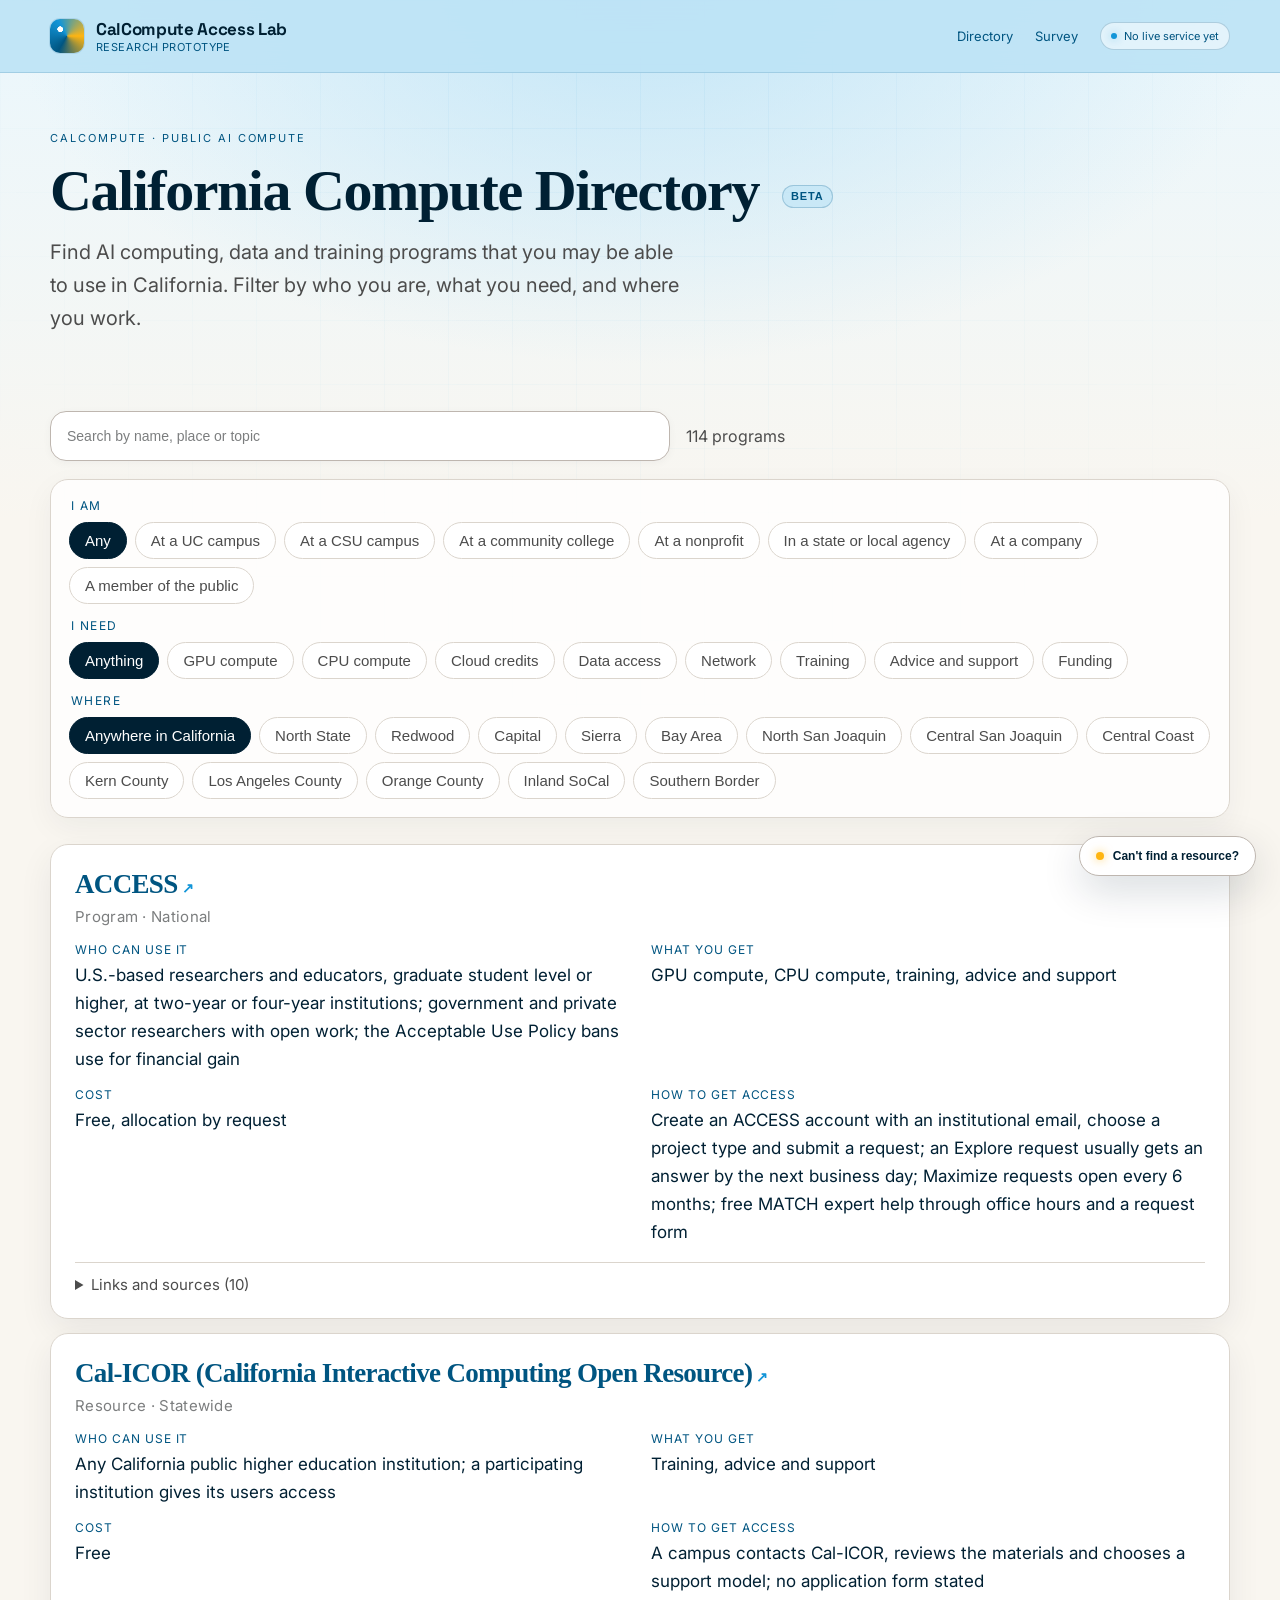
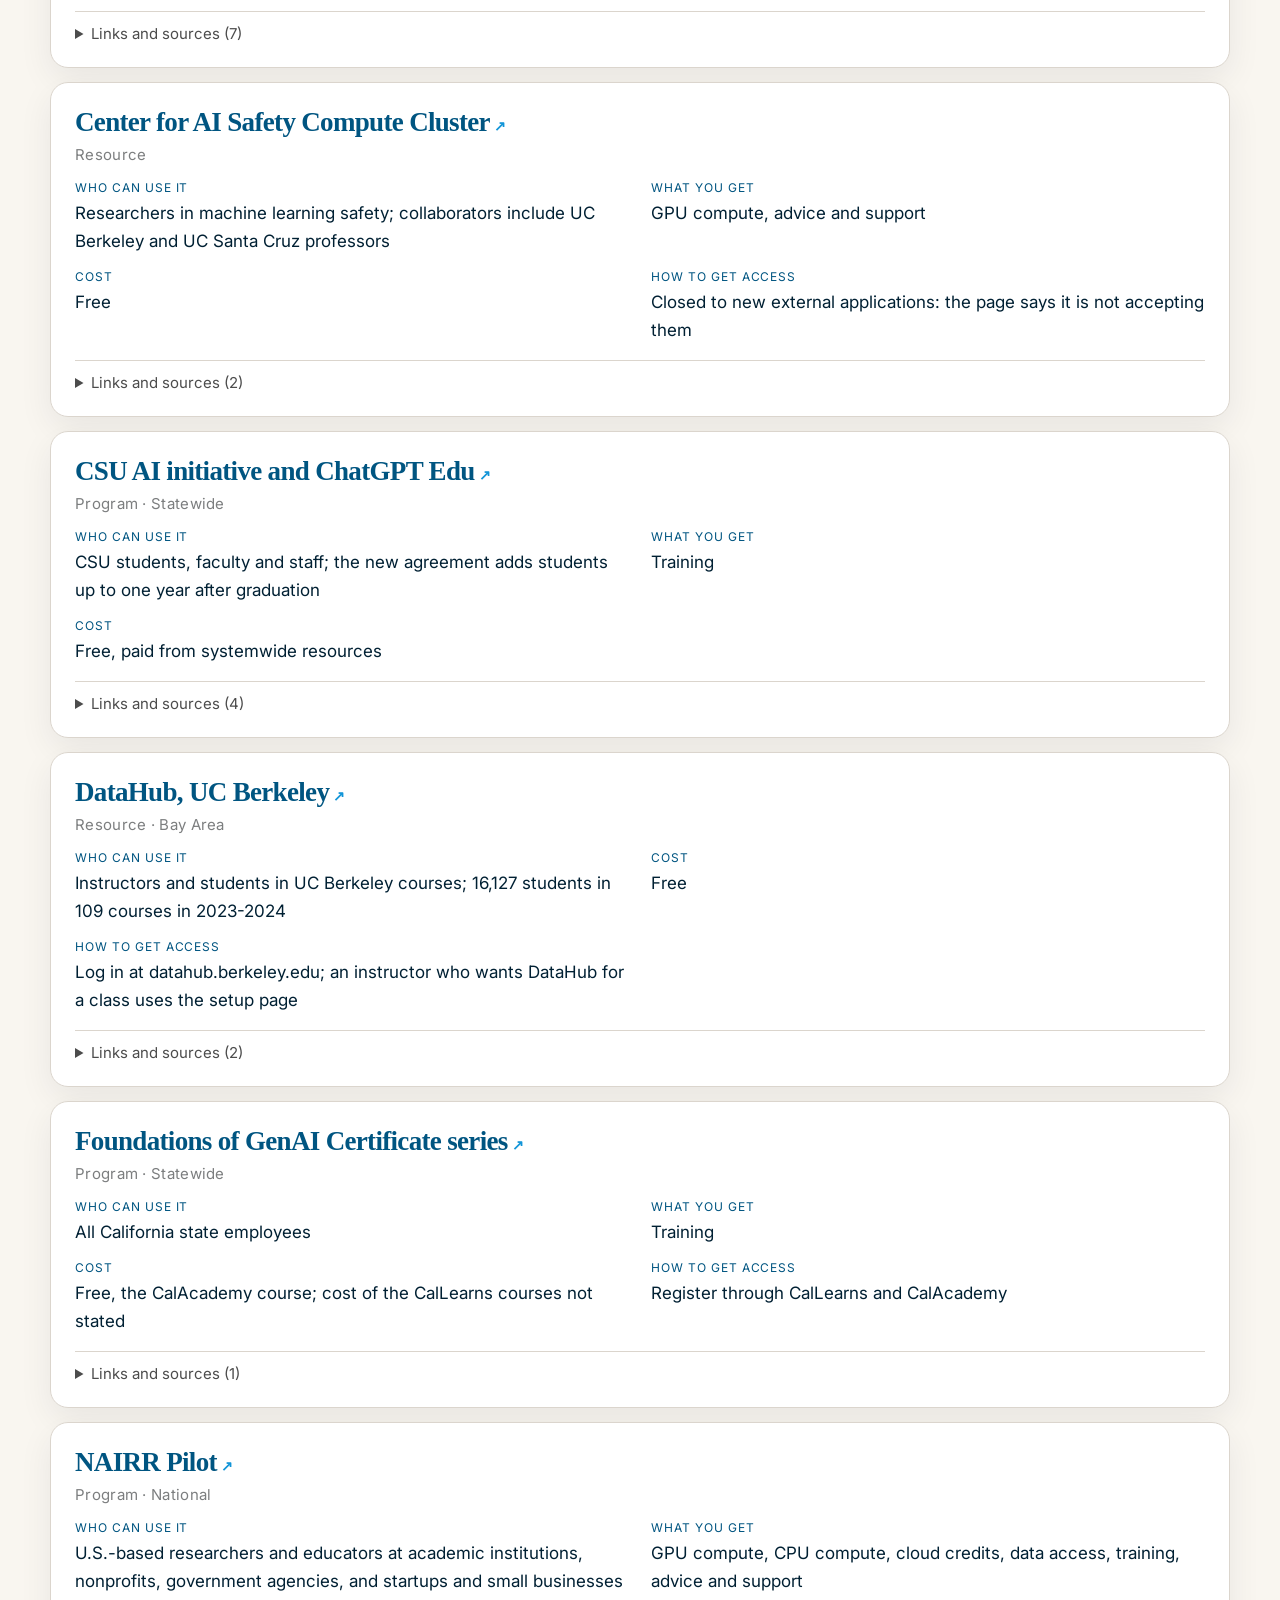
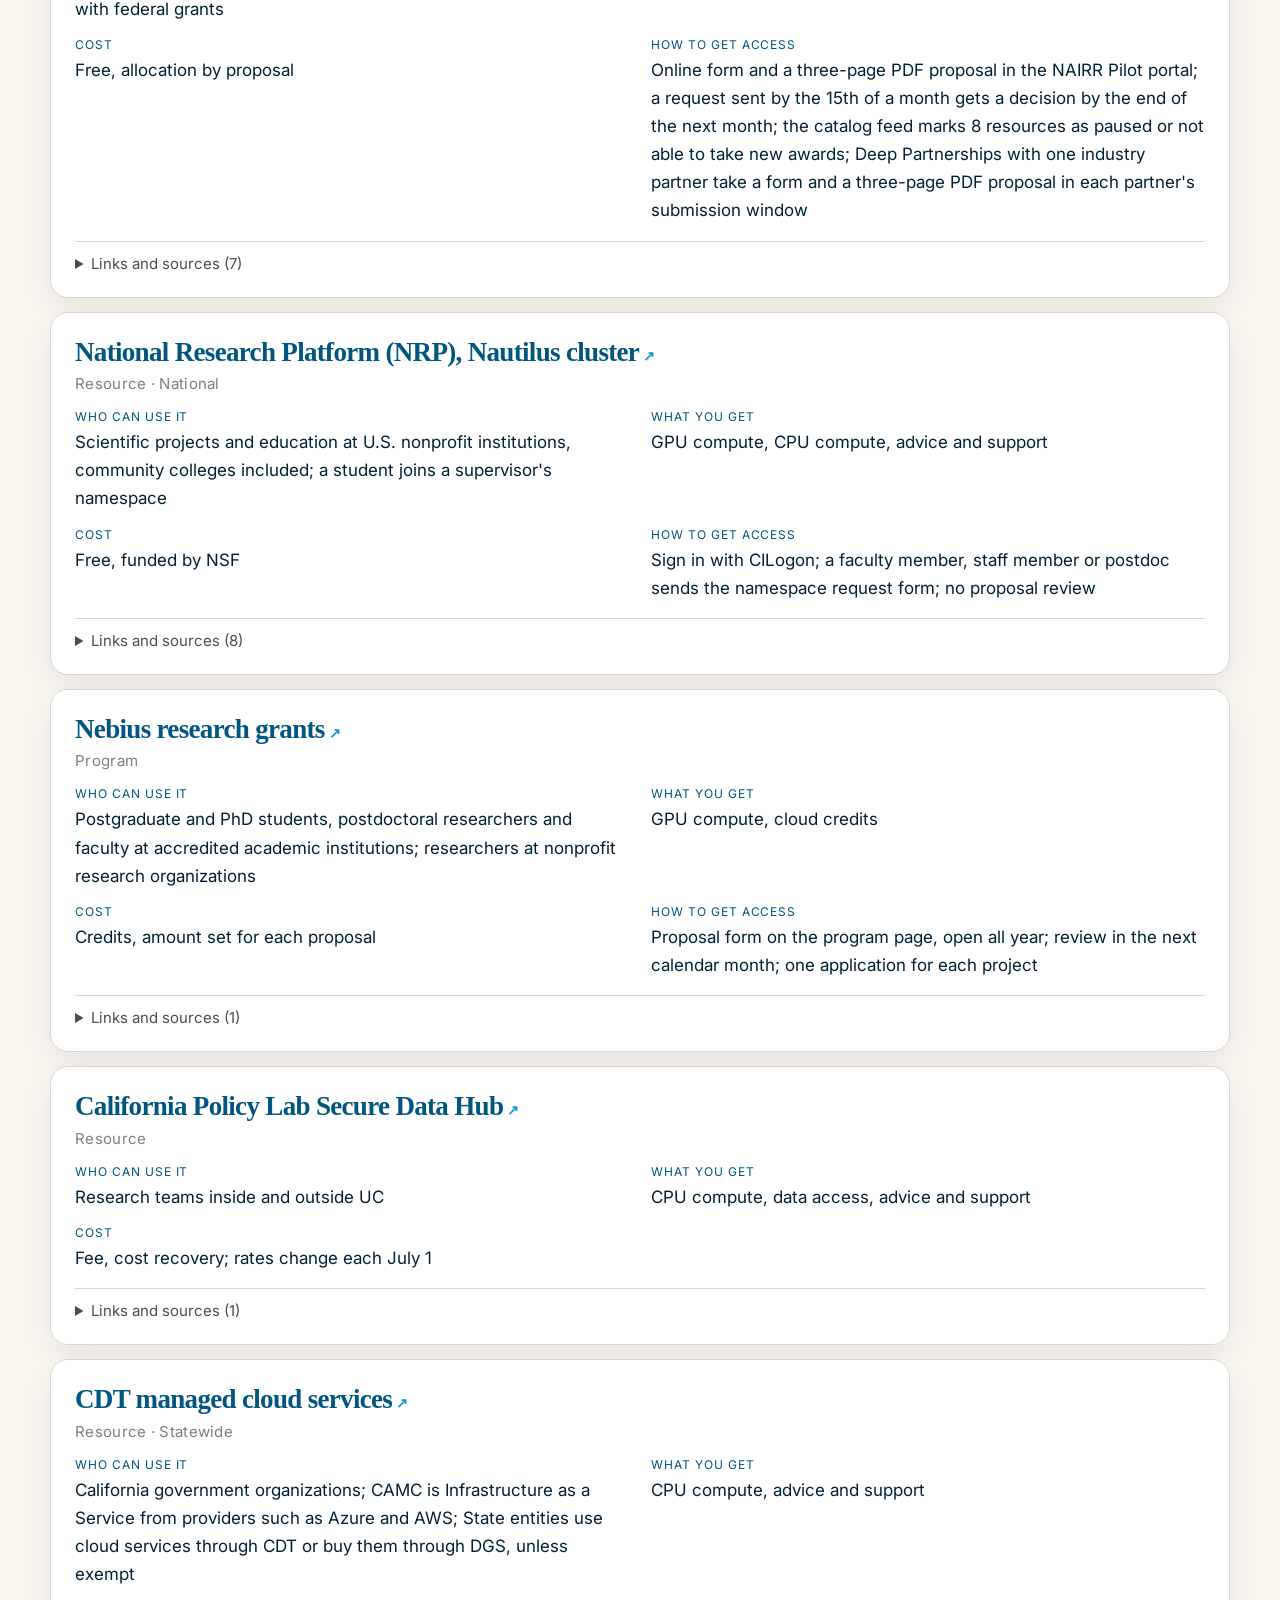
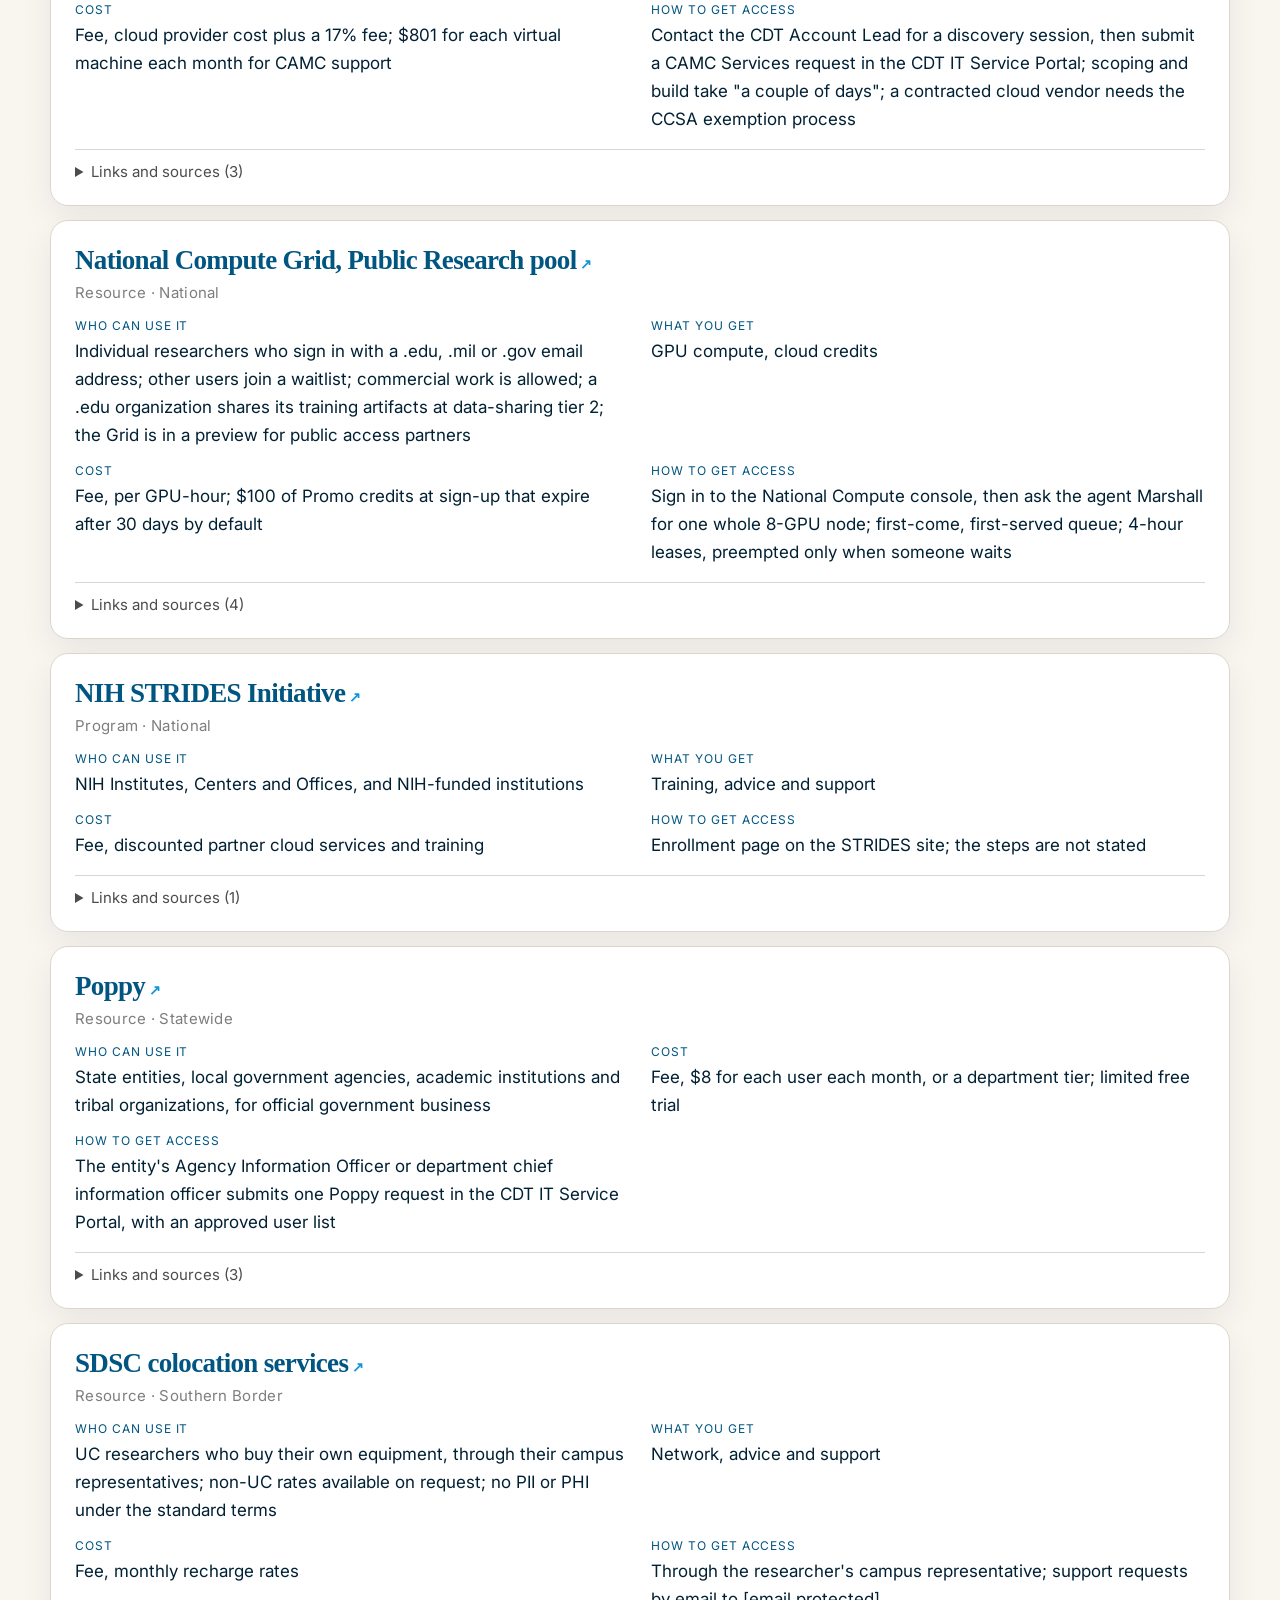
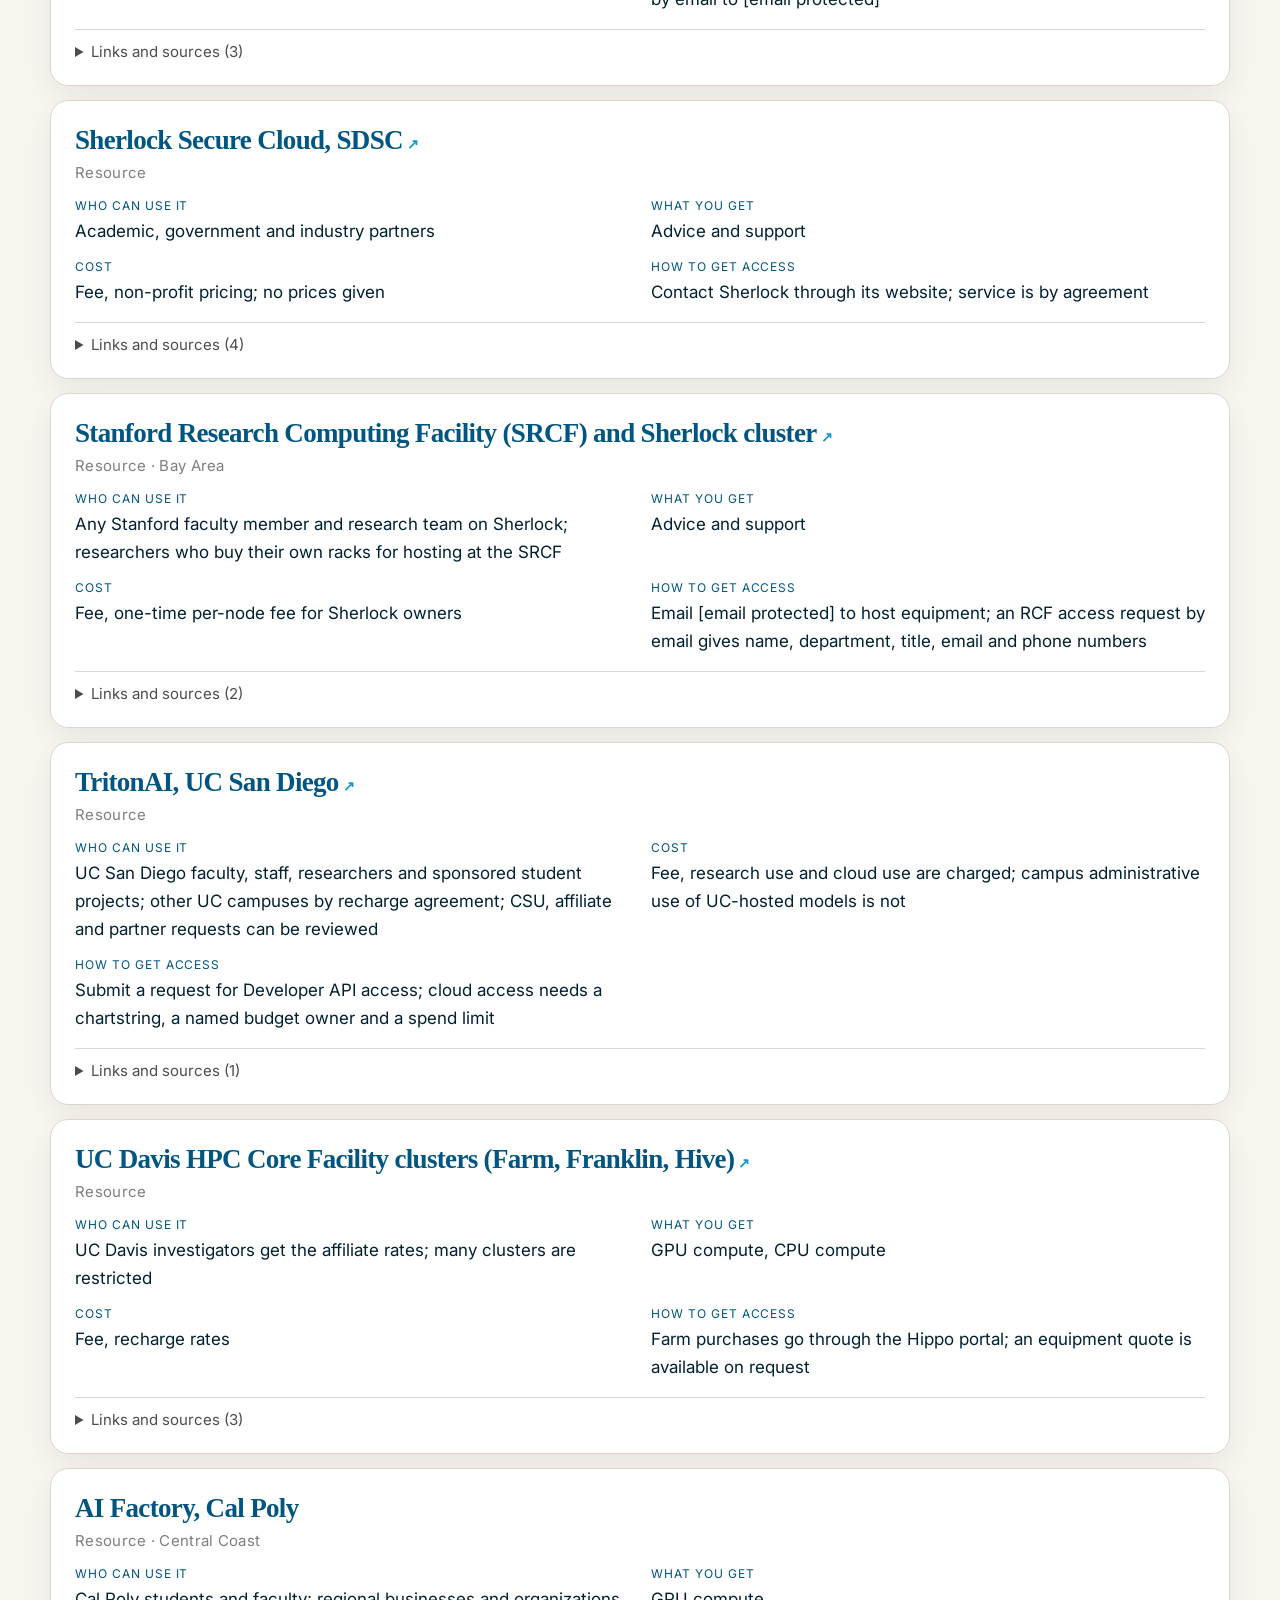
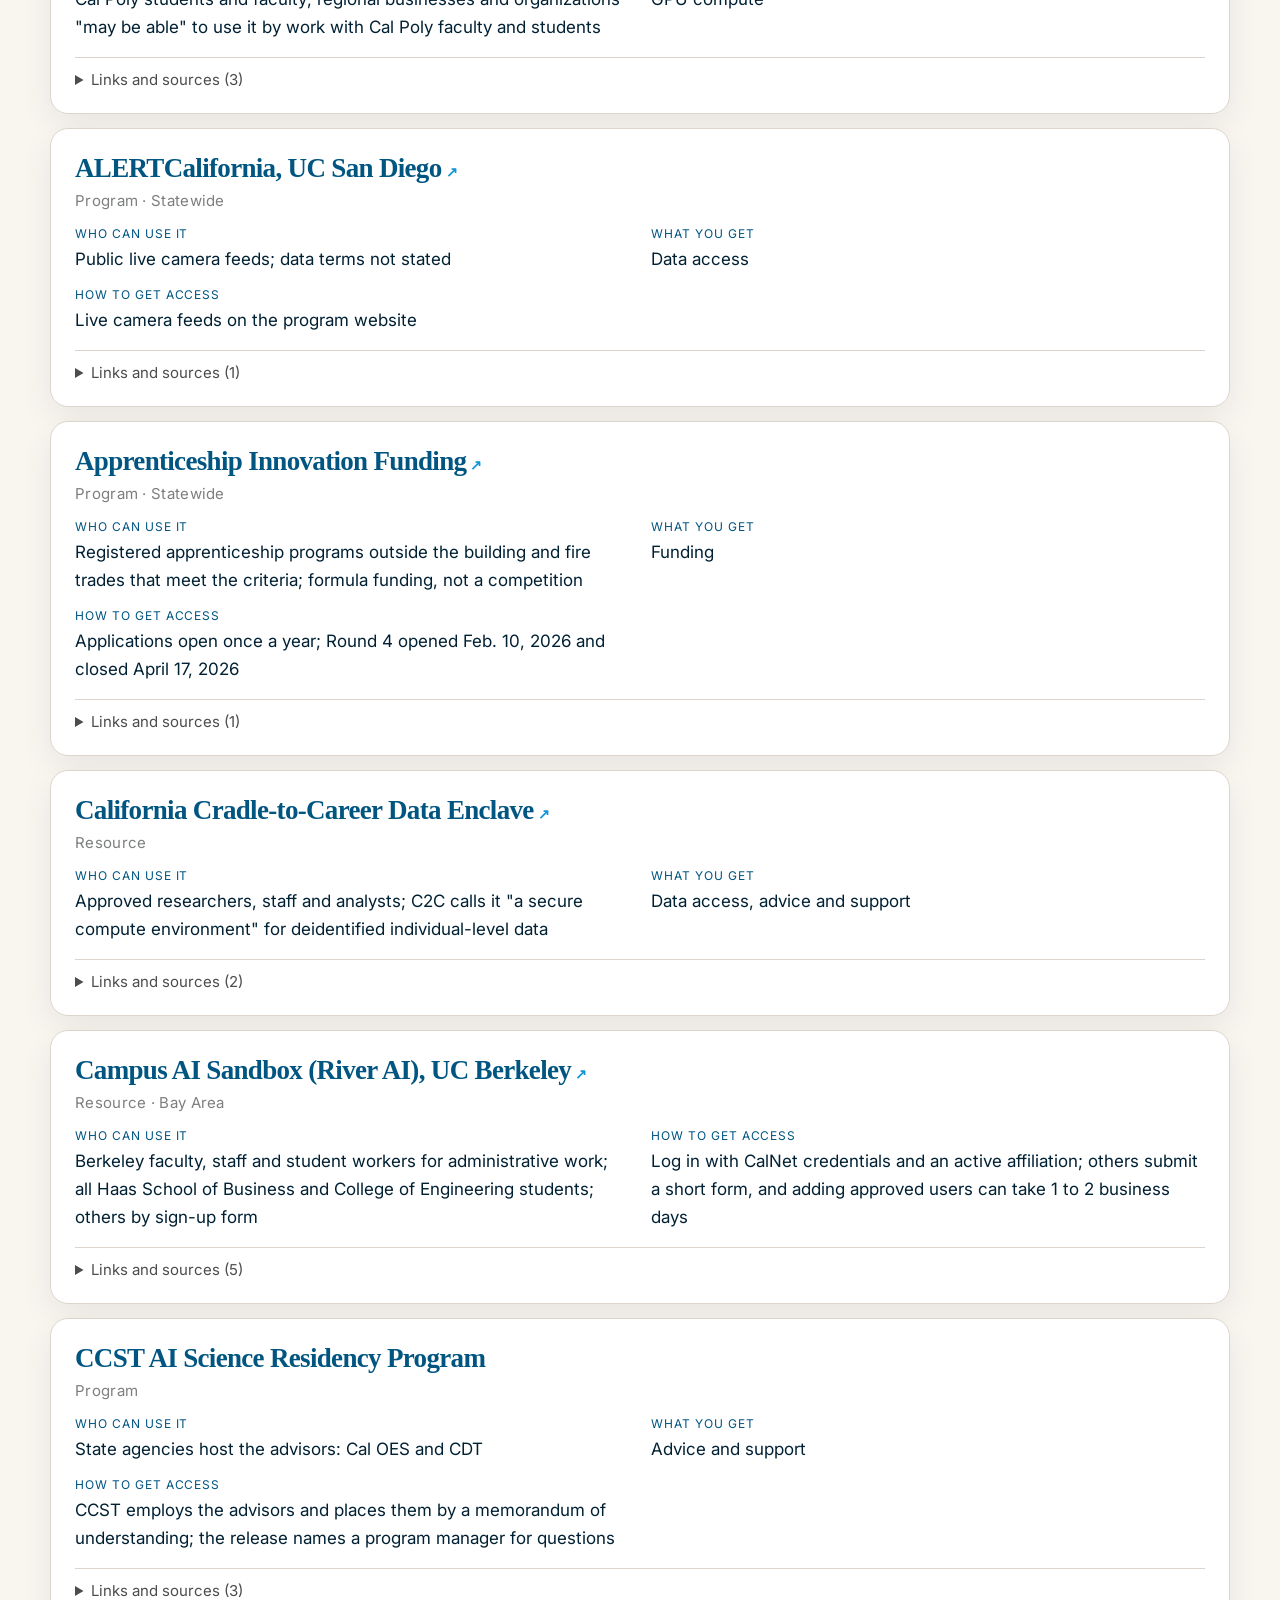
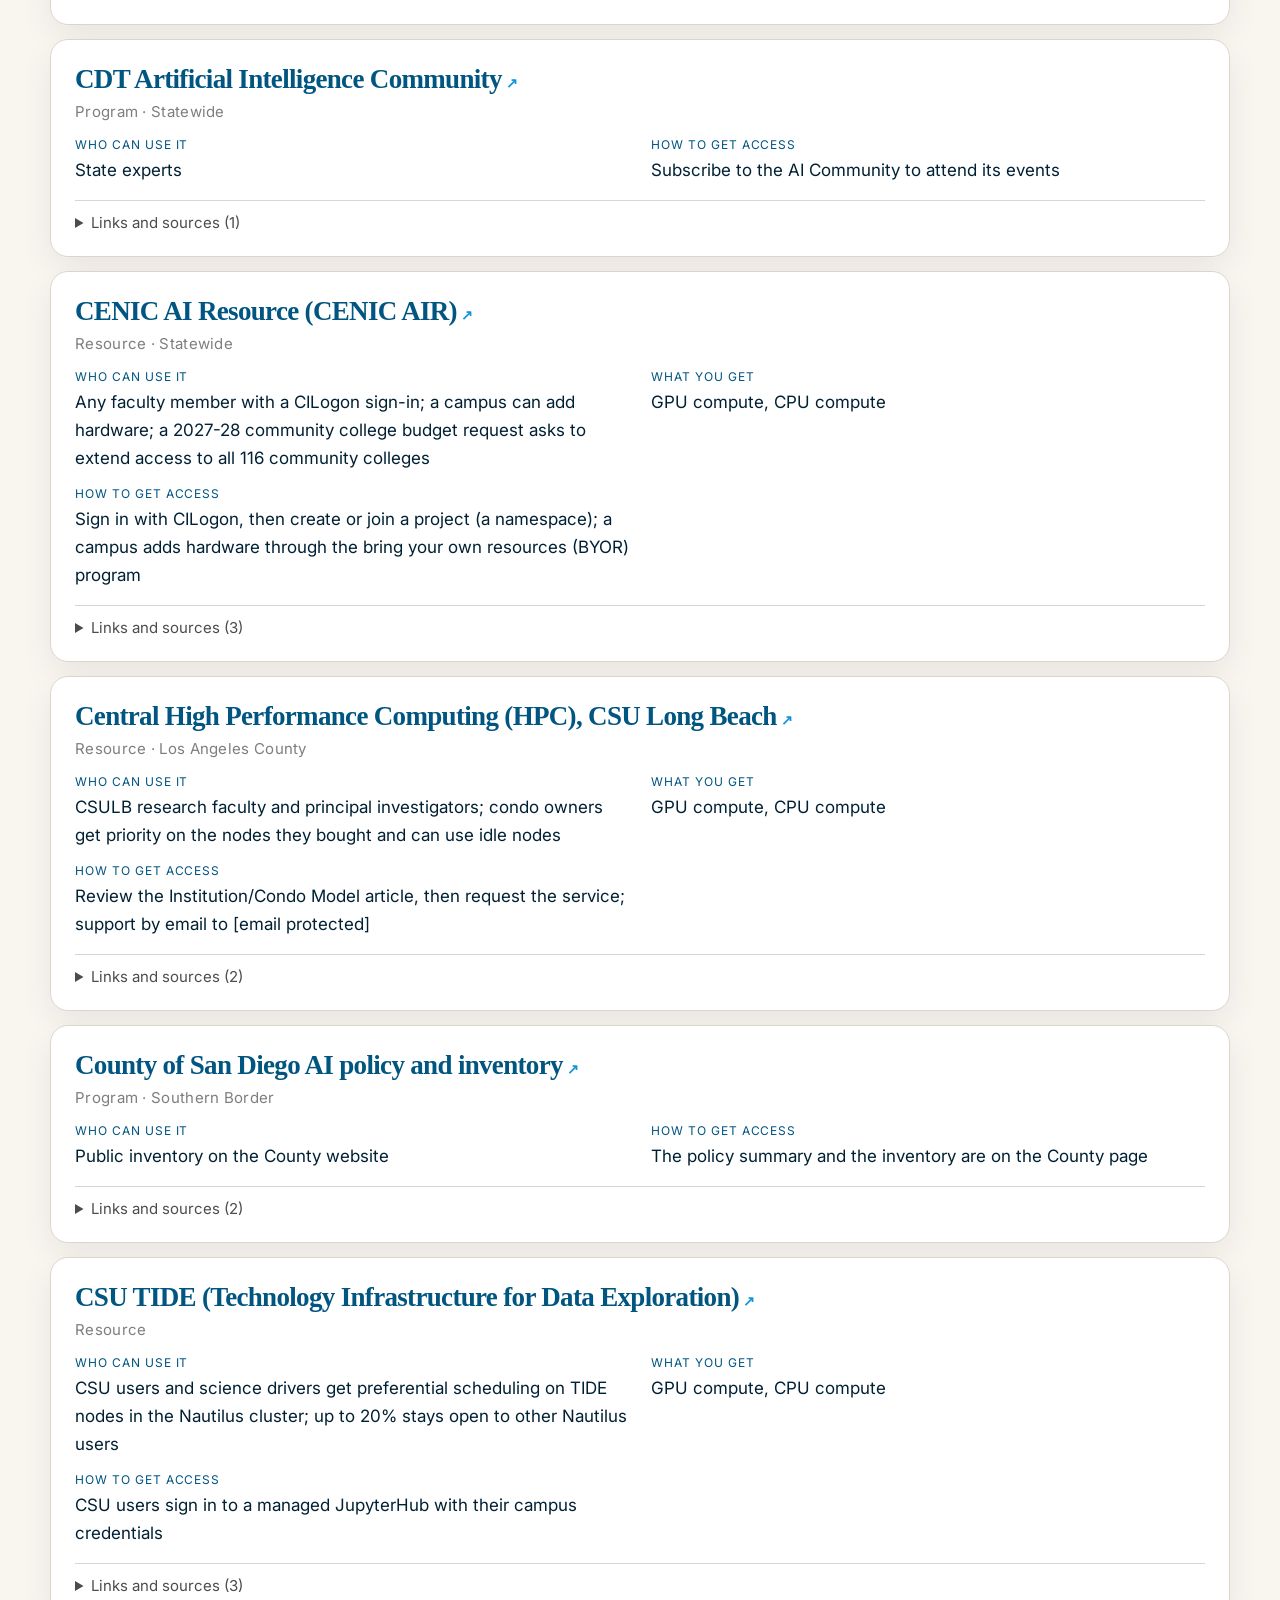
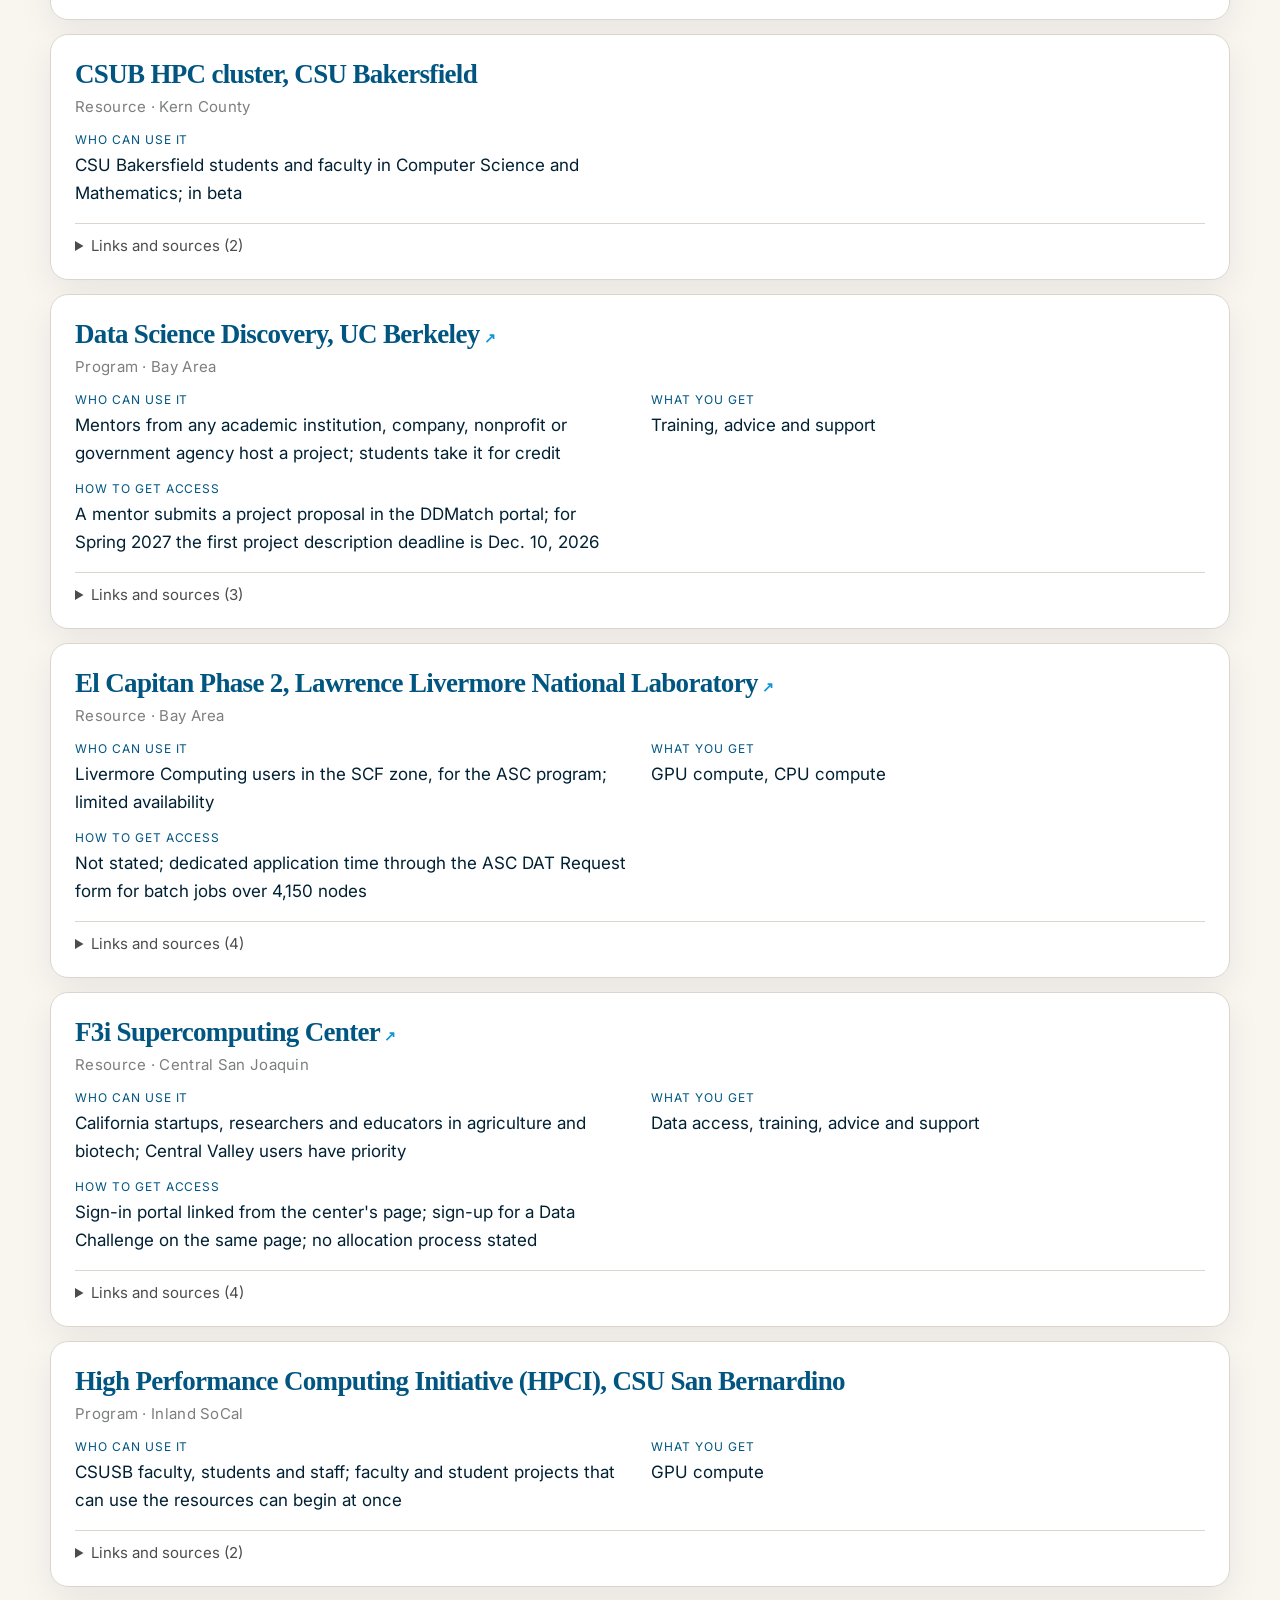
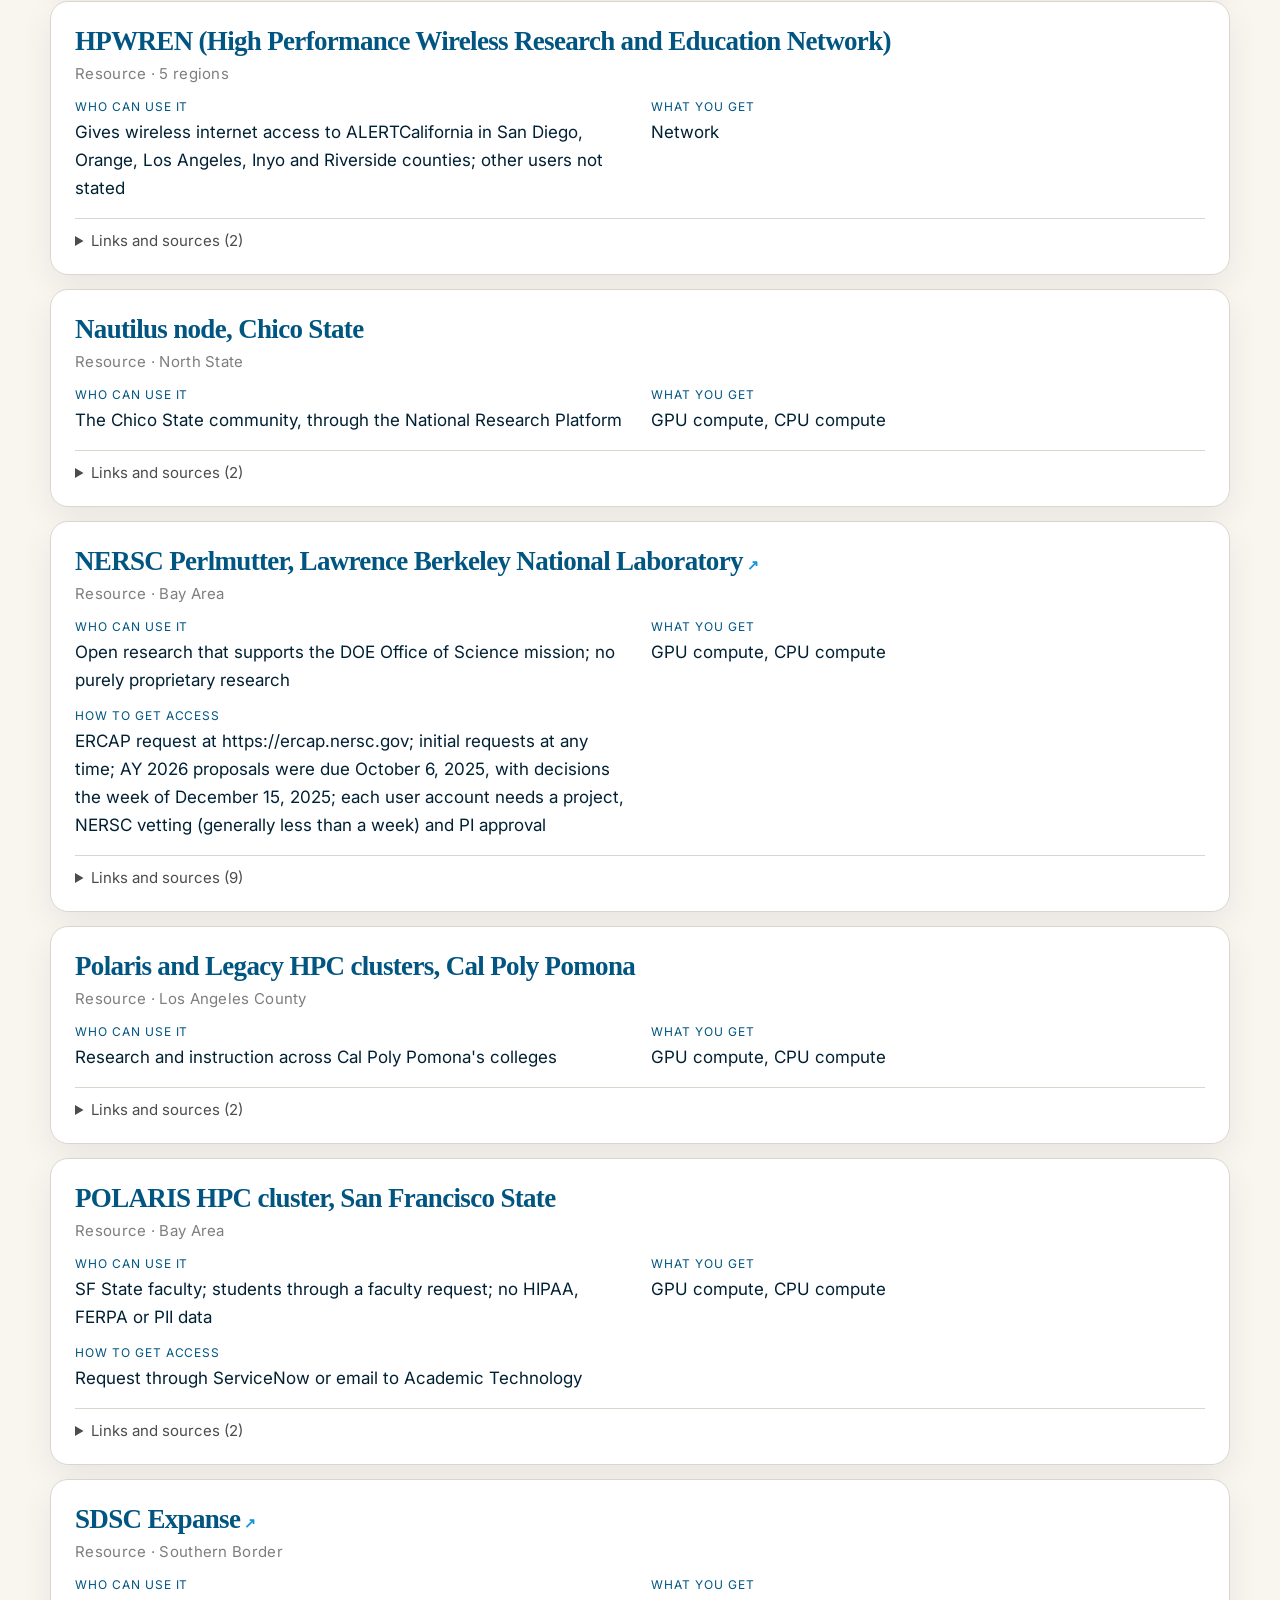
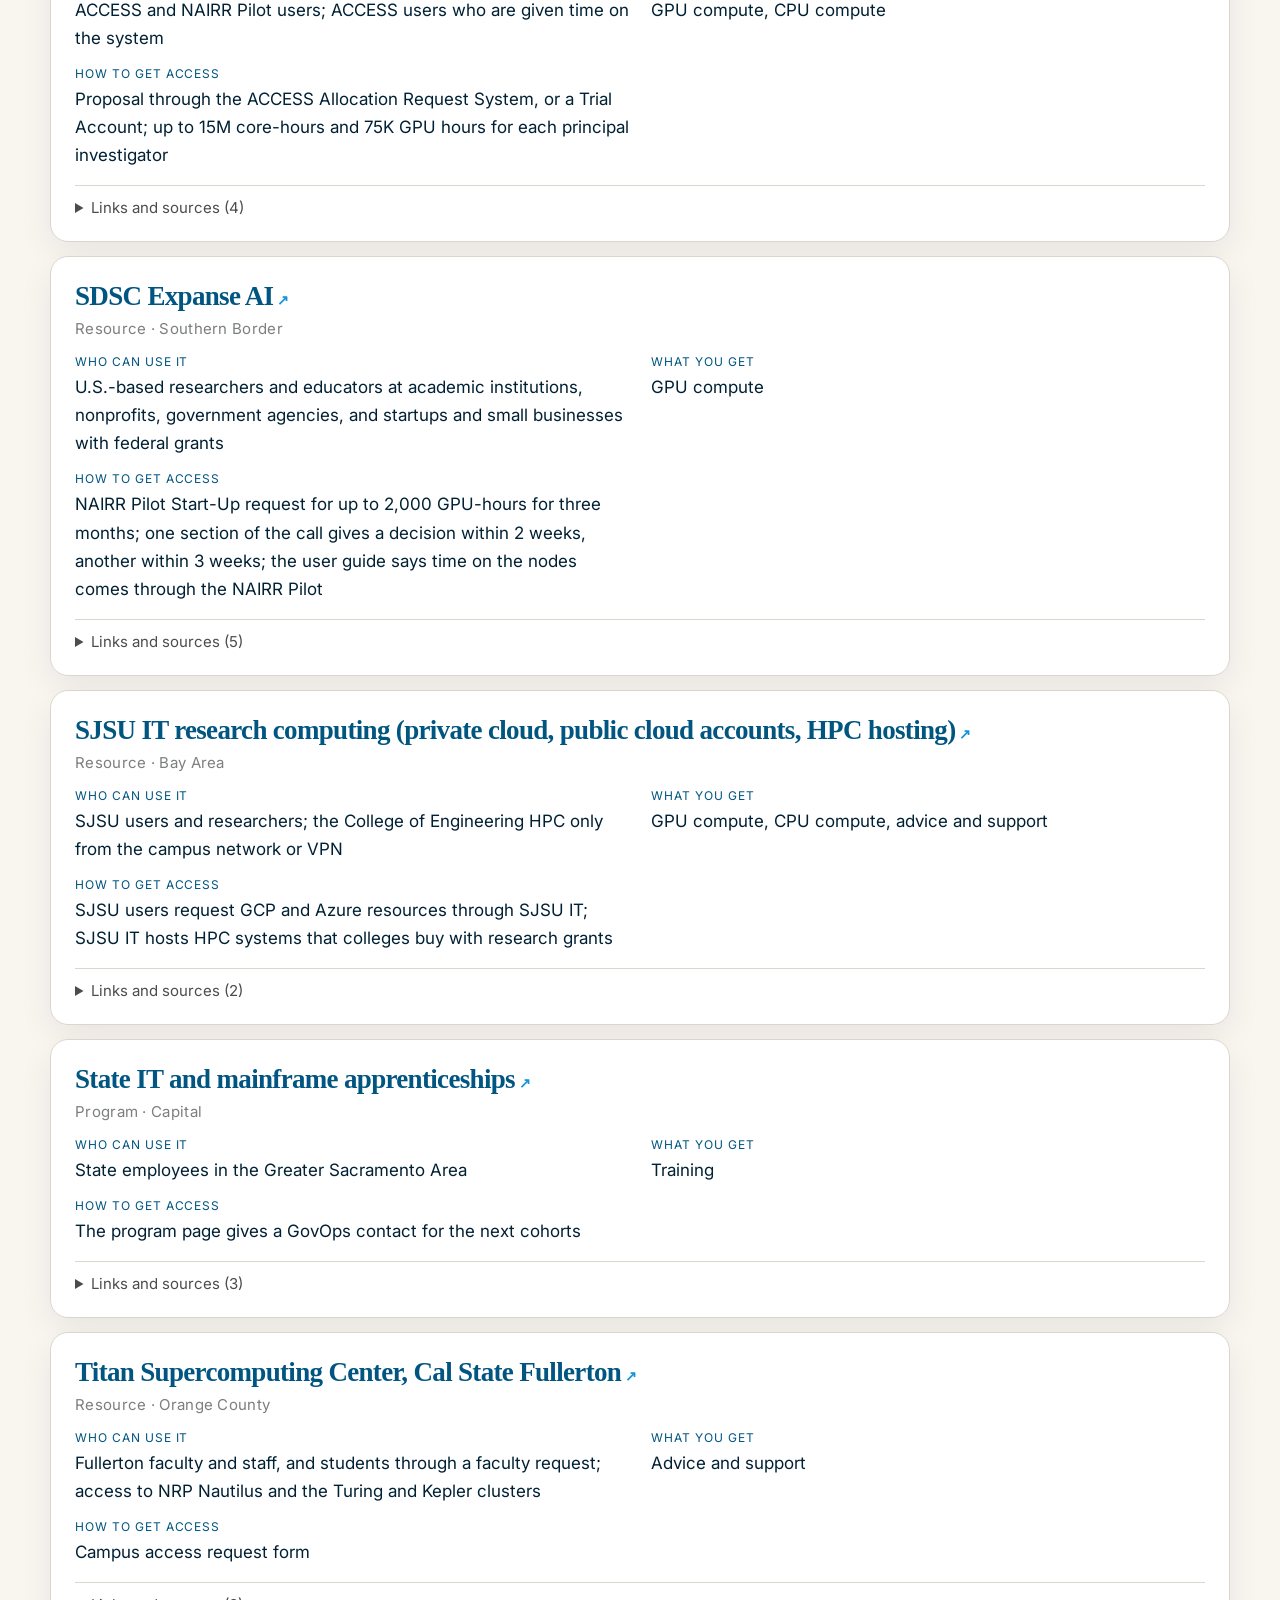
<file: index.html>
<!doctype html>
<html lang="en">
<head>
  <meta charset="utf-8">
  <meta name="viewport" content="width=device-width, initial-scale=1">
  <title>California Compute Directory — CalCompute Access Lab</title>
  <meta name="description" content="Find AI computing, data and training programs that you may be able to use in California.">
  <link rel="stylesheet" href="assets/styles.css?v=20261126">
  <link rel="stylesheet" href="assets/theme-calcompute.css?v=20261126">
</head>
<body>

<header class="site-header">
  <div class="wrap">
    <a class="brand" href="index.html">
      <span class="brand-mark" aria-hidden="true"></span>
      <span>
        <span class="brand-name">CalCompute Access Lab</span>
        <span class="brand-sub">Research prototype</span>
      </span>
    </a>
    <nav class="nav" aria-label="Primary">
      <a href="index.html">Directory</a>
      <a href="survey/index.html?v=20261126">Survey</a>
      <span class="badge">No live service yet</span>
    </nav>
  </div>
</header>

<main>
  <section class="dir-hero wrap">
    <div class="eyebrow">CalCompute · Public AI compute</div>
    <h1>California Compute Directory <span class="dir-beta">Beta</span></h1>
    <p class="lede">
      Find AI computing, data and training programs that you may be able to use in California.
      Filter by who you are, what you need, and where you work.
    </p>
  </section>

  <section class="wrap dir-shell" aria-labelledby="dir-results">
    <div class="dir-toolbar">
      <label class="searchbar dir-search">
        <span class="visually-hidden">Search programs</span>
        <input id="dirSearch" type="search" placeholder="Search by name, place or topic" autocomplete="off">
      </label>
      <p class="dir-count" id="dirCount" aria-live="polite">Loading programs…</p>
    </div>

    <div class="dir-filters">
      <fieldset class="dir-fieldset">
        <legend>I am</legend>
        <div class="dir-pills" data-group="serves">
          <button type="button" class="pill active" data-value="">Any</button>
          <button type="button" class="pill" data-value="UC">At a UC campus</button>
          <button type="button" class="pill" data-value="CSU">At a CSU campus</button>
          <button type="button" class="pill" data-value="Community colleges">At a community college</button>
          <button type="button" class="pill" data-value="Nonprofits">At a nonprofit</button>
          <button type="button" class="pill" data-value="Government">In a state or local agency</button>
          <button type="button" class="pill" data-value="Industry">At a company</button>
          <button type="button" class="pill" data-value="Public">A member of the public</button>
        </div>
      </fieldset>

      <fieldset class="dir-fieldset">
        <legend>I need</legend>
        <div class="dir-pills" data-group="offers">
          <button type="button" class="pill active" data-value="">Anything</button>
          <button type="button" class="pill" data-value="GPU compute">GPU compute</button>
          <button type="button" class="pill" data-value="CPU compute">CPU compute</button>
          <button type="button" class="pill" data-value="Cloud credits">Cloud credits</button>
          <button type="button" class="pill" data-value="Data access">Data access</button>
          <button type="button" class="pill" data-value="Network">Network</button>
          <button type="button" class="pill" data-value="Training">Training</button>
          <button type="button" class="pill" data-value="Advice and support">Advice and support</button>
          <button type="button" class="pill" data-value="Funding">Funding</button>
        </div>
      </fieldset>

      <fieldset class="dir-fieldset">
        <legend>Where</legend>
        <div class="dir-pills" data-group="region">
          <button type="button" class="pill active" data-value="">Anywhere in California</button>
          <button type="button" class="pill" data-value="North State">North State</button>
          <button type="button" class="pill" data-value="Redwood">Redwood</button>
          <button type="button" class="pill" data-value="Capital">Capital</button>
          <button type="button" class="pill" data-value="Sierra">Sierra</button>
          <button type="button" class="pill" data-value="Bay Area">Bay Area</button>
          <button type="button" class="pill" data-value="North San Joaquin">North San Joaquin</button>
          <button type="button" class="pill" data-value="Central San Joaquin">Central San Joaquin</button>
          <button type="button" class="pill" data-value="Central Coast">Central Coast</button>
          <button type="button" class="pill" data-value="Kern County">Kern County</button>
          <button type="button" class="pill" data-value="Los Angeles County">Los Angeles County</button>
          <button type="button" class="pill" data-value="Orange County">Orange County</button>
          <button type="button" class="pill" data-value="Inland SoCal">Inland SoCal</button>
          <button type="button" class="pill" data-value="Southern Border">Southern Border</button>
        </div>
      </fieldset>
    </div>

    <div class="dir-active" id="dirActive" hidden></div>

    <h2 id="dir-results" class="visually-hidden">Programs</h2>
    <div class="program-list" id="programList"></div>
    <div class="dir-empty" id="dirEmpty" hidden>
      <strong>No programs match these filters.</strong>
      <p>Try “Anywhere in California”, clear a filter, or search a broader topic.</p>
    </div>

    <p class="dir-attribution">
      Directory data from the <a href="https://californiacompute.org/directory/" target="_blank" rel="noopener">California Compute Directory</a>
      (CalCompute, accessed 2026-11-25). This is a research prototype; it is not an official CalCompute service.
      Counts and records may change at the source.
    </p>
  </section>
</main>

<footer class="site-footer">
  <div class="wrap">
    <div>
      <strong style="color:#c9d3ee;">CalCompute Access Lab</strong><br>
      Early student research prototype. No live CalCompute service is offered. Do not treat results as a final eligibility decision.
    </div>
    <div>
      Built for the CalCompute user-experience and access workstream.<br>
      Directory content: California Compute Directory · 2026
    </div>
  </div>
</footer>

<div class="popup-overlay" id="popupOverlay" aria-hidden="true">
  <div class="popup" role="dialog" aria-modal="true" aria-labelledby="popupTitle">
    <button class="popup-close" type="button" id="popupClose" aria-label="Close">×</button>
    <div class="kicker">A gap in the directory?</div>
    <h2 id="popupTitle">Didn't find a resource that fits your needs?</h2>
    <p>
      Tell us what you were looking for. Take a 2-minute survey to help us understand
      where public AI compute access breaks down for California public-interest users.
    </p>
    <div class="popup-actions">
      <a class="btn btn-primary" href="survey/index.html?v=20261126" id="popupCta">Take the survey</a>
      <button class="btn btn-ghost" type="button" id="popupDismiss">No thanks</button>
    </div>
  </div>
</div>

<button class="fab" type="button" id="fab">
  <span class="fab-dot" aria-hidden="true"></span>
  Can't find a resource?
</button>

<script src="assets/popup.js?v=20261126"></script>
<script src="assets/directory.js?v=20261126"></script>
</body>
</html>
</file>
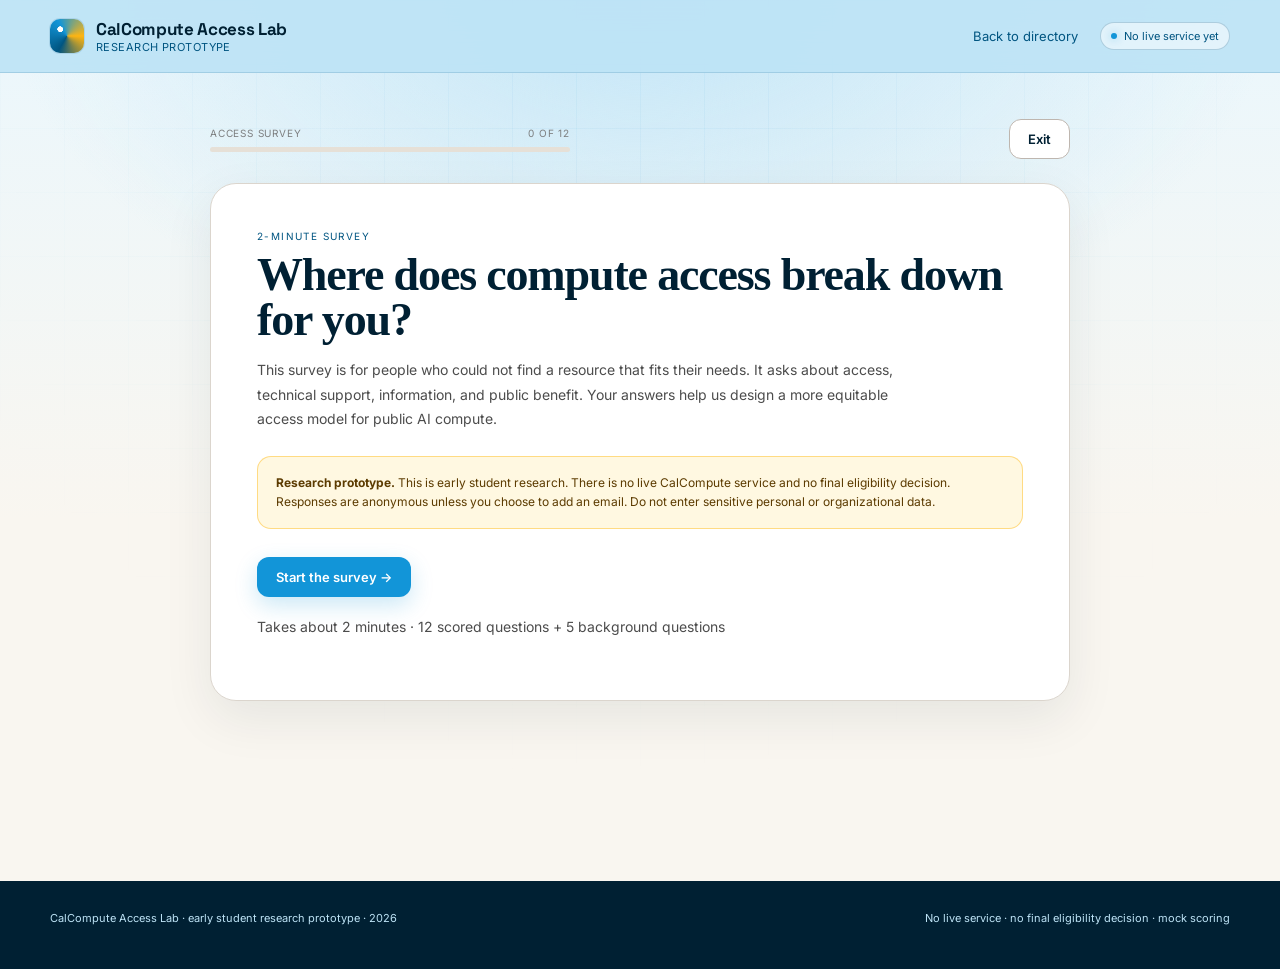
<file: survey/index.html>
<!doctype html>
<html lang="en">
<head>
  <meta charset="utf-8">
  <meta name="viewport" content="width=device-width, initial-scale=1">
  <title>CalCompute Access Survey — Research prototype</title>
  <meta name="description" content="A 2-minute survey about access to public AI compute for California public-interest users.">
  <link rel="stylesheet" href="../assets/styles.css?v=20261126">
  <link rel="stylesheet" href="../assets/theme-calcompute.css?v=20261126">
</head>
<body>

<header class="site-header">
  <div class="wrap">
    <a class="brand" href="../index.html?v=20261126">
      <span class="brand-mark" aria-hidden="true"></span>
      <span>
        <span class="brand-name">CalCompute Access Lab</span>
        <span class="brand-sub">Research prototype</span>
      </span>
    </a>
    <nav class="nav" aria-label="Primary">
      <a href="../index.html?v=20261126">Back to directory</a>
      <span class="badge">No live service yet</span>
    </nav>
  </div>
</header>

<main class="survey-page">
  <div class="survey-shell">

    <div class="survey-top">
      <div class="progress-wrap">
        <div class="progress-label">
          <span>Access survey</span>
          <span id="progressText">0 of 12</span>
        </div>
        <div class="progress-track">
          <div class="progress-fill" id="progressFill"></div>
        </div>
      </div>
      <a class="btn btn-ghost" href="../index.html?v=20261126">Exit</a>
    </div>

    <section class="survey-card" id="introCard">
      <div class="survey-intro">
        <div class="section-kicker">2-minute survey</div>
        <h1>Where does compute access break down for you?</h1>
        <p>
          This survey is for people who could not find a resource that fits their needs.
          It asks about access, technical support, information, and public benefit.
          Your answers help us design a more equitable access model for public AI compute.
        </p>
        <div class="consent">
          <strong>Research prototype.</strong> This is early student research. There is no live CalCompute
          service and no final eligibility decision. Responses are anonymous unless you choose to add an email.
          Do not enter sensitive personal or organizational data.
        </div>
        <button class="btn btn-primary" type="button" id="startBtn">Start the survey →</button>
        <p class="fine">Takes about 2 minutes · 12 scored questions + 5 background questions</p>
      </div>
    </section>

    <form class="survey-card" id="surveyForm" novalidate style="display:none;">
      <section class="section-block">
        <div class="section-kicker">About you</div>
        <h2>Context</h2>
        <p class="hint">These questions are not scored. They help us understand who is answering.</p>

        <div class="field-grid">
          <div class="field">
            <label for="role">Your role</label>
            <select id="role" name="role">
              <option value="">Select one</option>
              <option>Community college instructor</option>
              <option>Community college staff</option>
              <option>Nonprofit staff or lead</option>
              <option>State analyst</option>
              <option>County or city analyst</option>
              <option>Independent researcher</option>
              <option>Small social enterprise / B Corp</option>
              <option>Student</option>
              <option>Other</option>
            </select>
          </div>

          <div class="field">
            <label for="orgType">Organization type</label>
            <select id="orgType" name="orgType">
              <option value="">Select one</option>
              <option>Community college</option>
              <option>Nonprofit</option>
              <option>State agency</option>
              <option>County agency</option>
              <option>City agency</option>
              <option>Tribal organization</option>
              <option>Small social enterprise / B Corp</option>
              <option>Independent / no institution</option>
              <option>Other</option>
            </select>
          </div>

          <div class="field">
            <label for="region">California region</label>
            <select id="region" name="region">
              <option value="">Select one</option>
              <option>North State</option>
              <option>Redwood</option>
              <option>Capital</option>
              <option>Sierra</option>
              <option>Bay Area</option>
              <option>North San Joaquin</option>
              <option>Central San Joaquin</option>
              <option>Central Coast</option>
              <option>Kern County</option>
              <option>Los Angeles County</option>
              <option>Orange County</option>
              <option>Inland SoCal</option>
              <option>Southern Border</option>
              <option>Statewide</option>
              <option>Outside California</option>
            </select>
          </div>

          <div class="field">
            <label for="stage">Project stage</label>
            <select id="stage" name="stage">
              <option value="">Select one</option>
              <option>Idea</option>
              <option>Pilot</option>
              <option>Operating</option>
              <option>Scaling</option>
            </select>
          </div>

          <div class="field full">
            <label for="lookingFor">What resource were you looking for?</label>
            <textarea id="lookingFor" name="lookingFor" placeholder="For example: GPU hours for a class, inference credits for a small public service, help fine-tuning an open model…"></textarea>
          </div>
        </div>
      </section>

      <section class="section-block">
        <div class="section-kicker">Dimension 1</div>
        <h2>Resource accessibility</h2>
        <p class="hint">Higher scores mean more limited access.</p>
        <div id="questions-resource"></div>
      </section>

      <section class="section-block">
        <div class="section-kicker">Dimension 2</div>
        <h2>Technical capacity</h2>
        <p class="hint">Higher scores mean more support is needed.</p>
        <div id="questions-support"></div>
      </section>

      <section class="section-block">
        <div class="section-kicker">Dimension 3</div>
        <h2>Complete information</h2>
        <p class="hint">Higher scores mean less clarity about what you qualify for.</p>
        <div id="questions-info"></div>
      </section>

      <section class="section-block">
        <div class="section-kicker">Dimension 4</div>
        <h2>Public benefit</h2>
        <p class="hint">Higher scores mean stronger public value.</p>
        <div id="questions-benefit"></div>
      </section>

      <div class="form-error" id="formError" role="alert">
        Please answer all 12 scored questions before seeing your result.
      </div>

      <div class="survey-actions">
        <span class="fine">Your result is a preliminary screening, not a final decision.</span>
        <button class="btn btn-primary" type="submit" id="submitBtn">See my result →</button>
      </div>
    </form>

    <section class="survey-card result" id="resultCard">
      <div class="result-head">
        <div>
          <div class="result-band" id="resultBand">Result</div>
          <h1 id="resultTitle">Your access profile</h1>
          <p class="sub" id="resultSub"></p>
        </div>
        <a class="btn btn-ghost" href="../index.html?v=20261126">Back to directory</a>
      </div>

      <div class="score-grid">
        <div class="score-card">
          <div class="k">Access need</div>
          <div class="v"><span id="scoreAccess">0</span><span style="font-size:12px;color:#9aa7c7;"> / 15</span></div>
          <div class="d">Resource accessibility</div>
        </div>
        <div class="score-card">
          <div class="k">Information need</div>
          <div class="v"><span id="scoreInfo">0</span><span style="font-size:12px;color:#9aa7c7;"> / 15</span></div>
          <div class="d">Complete information</div>
        </div>
        <div class="score-card">
          <div class="k">Support need</div>
          <div class="v"><span id="scoreSupport">0</span><span style="font-size:12px;color:#9aa7c7;"> / 15</span></div>
          <div class="d">Technical capacity</div>
        </div>
        <div class="score-card">
          <div class="k">Public benefit</div>
          <div class="v"><span id="scoreBenefit">0</span><span style="font-size:12px;color:#9aa7c7;"> / 15</span></div>
          <div class="d">Public benefit</div>
        </div>
      </div>

      <div class="matrix-card">
        <div class="matrix-head">
          <h3>Equity Access Matrix</h3>
          <div class="legend">
            <span><i style="background:#ff6b6b;"></i> Priority</span>
            <span><i style="background:#ffb020;"></i> Eligible with support</span>
            <span><i style="background:#2dd4bf;"></i> Signpost</span>
            <span><i style="background:#7c5cff;"></i> Sample users</span>
          </div>
        </div>
        <svg id="matrix" viewBox="0 0 820 560" role="img" aria-label="Equity access matrix showing need, public benefit, and support need"></svg>
        <p class="matrix-note">
          X = need (resource access + information). Y = public benefit. Bubble size = support need.
          Sample users are illustrative; your dot is the highlighted one.
        </p>
      </div>

      <div class="bars">
        <div class="bar-row"><span class="name">Resource access</span><span class="bar-track"><span class="bar-fill" id="barAccess"></span></span><span class="val" id="barAccessVal">0/15</span></div>
        <div class="bar-row"><span class="name">Information</span><span class="bar-track"><span class="bar-fill" id="barInfo"></span></span><span class="val" id="barInfoVal">0/15</span></div>
        <div class="bar-row"><span class="name">Support need</span><span class="bar-track"><span class="bar-fill" id="barSupport"></span></span><span class="val" id="barSupportVal">0/15</span></div>
        <div class="bar-row"><span class="name">Public benefit</span><span class="bar-track"><span class="bar-fill" id="barBenefit"></span></span><span class="val" id="barBenefitVal">0/15</span></div>
      </div>

      <div class="next-box" id="nextBox"></div>

      <div class="contact-box">
        <div class="contact-kicker">Send this result to CalCompute</div>
        <h3>We will contact you within 1 hour.</h3>
        <p>
          Your result will be sent to CalCompute. We will contact you within 1 hour.
          Please leave your email or phone so we can follow up.
        </p>
        <form class="contact-form" id="contactForm" novalidate>
          <label class="sr-only" for="contactValue">Email or phone</label>
          <input type="text" id="contactValue" name="contact" placeholder="Email or phone" autocomplete="email" inputmode="text" required>
          <button class="btn btn-primary" type="submit" id="contactSubmit">Send my result</button>
        </form>
        <p class="contact-status" id="contactStatus" role="status" aria-live="polite"></p>
        <p class="contact-fine">
          By submitting, you agree to be contacted about this research. This is a research prototype;
          in this demo, no data leaves your browser.
        </p>
      </div>

      <div class="result-actions">
        <button class="btn btn-primary" type="button" id="downloadBtn">Download my result (JSON)</button>
        <button class="btn btn-ghost" type="button" id="retakeBtn">Retake the survey</button>
      </div>

      <p class="fine">
        This prototype does not provide access to CalCompute or any other compute resource.
        It does not make a final eligibility decision. If you add an email, it is used only to follow up
        about this research.
      </p>
    </section>

  </div>
</main>

<footer class="site-footer">
  <div class="wrap">
    <div>CalCompute Access Lab · early student research prototype · 2026</div>
    <div>No live service · no final eligibility decision · mock scoring</div>
  </div>
</footer>

<script src="../assets/matrix.js?v=20261126"></script>
<script src="../assets/survey.js?v=20261126"></script>
</body>
</html>
</file>
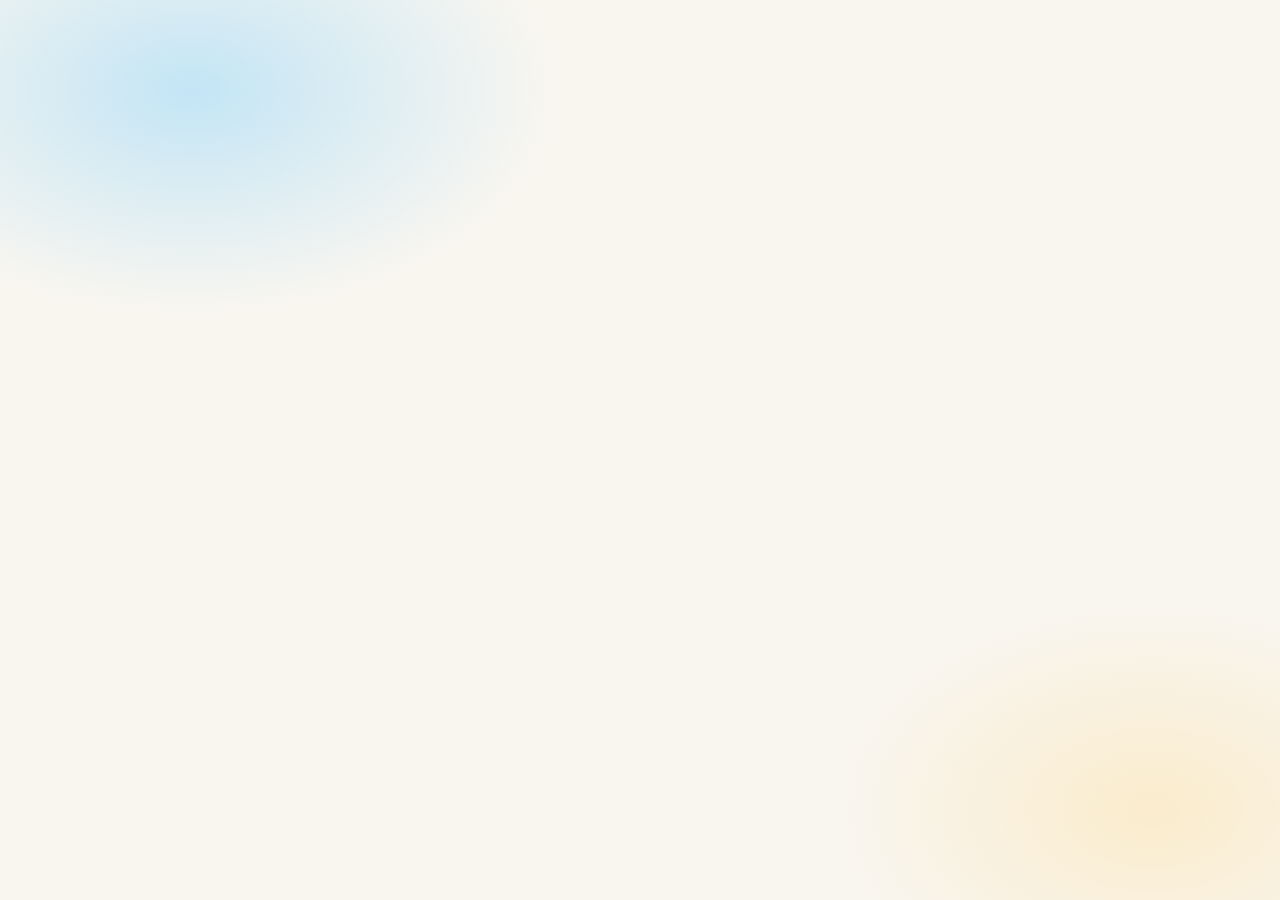
<file: popup.html>
<!doctype html>
<html lang="en">
<head>
  <meta charset="utf-8">
  <meta name="viewport" content="width=device-width, initial-scale=1">
  <title>CalCompute — Did you find what you needed?</title>
  <link rel="stylesheet" href="assets/styles.css?v=20261126">
  <style>
    html, body.popup-only {
      background: #070b18 !important;
      overflow: hidden;
    }
    body.popup-only {
      min-height: 100vh;
      display: flex;
      align-items: center;
      justify-content: center;
      padding: 12px;
      background:
        radial-gradient(520px 320px at 15% 10%, rgba(124, 92, 255, 0.18), transparent 70%),
        radial-gradient(460px 300px at 90% 90%, rgba(34, 211, 238, 0.12), transparent 70%),
        #070b18 !important;
    }
    body.popup-only::before { display: none; }
    .popup-standalone {
      opacity: 0;
      pointer-events: none;
      transform: translateY(10px) scale(0.985);
      transition: opacity 0.35s ease, transform 0.35s cubic-bezier(0.2, 0.9, 0.3, 1.1);
      width: min(520px, 100%);
      margin: 0;
    }
    .popup-standalone.visible {
      opacity: 1;
      pointer-events: auto;
      transform: none;
    }
    .popup-standalone .popup-close { display: block; }
    .popup-standalone .popup-foot {
      position: relative;
      margin-top: 18px;
      font-size: 10px;
      color: #6f7da0;
      line-height: 1.6;
    }
    .popup-standalone .popup-foot a { color: #22d3ee; text-decoration: none; }
  </style>
  <link rel="stylesheet" href="assets/theme-calcompute.css?v=20261126">
</head>
<body class="popup-only">

  <div class="popup popup-standalone" id="standalonePopup" role="dialog" aria-modal="true" aria-labelledby="standaloneTitle">
    <button class="popup-close" type="button" id="standaloneClose" aria-label="Close">×</button>
    <div class="kicker">A gap in the directory?</div>
    <h2 id="standaloneTitle">Didn't find a resource that fits your needs?</h2>
    <p>
      Tell us what you were looking for. Take a 2-minute survey to help us understand
      where public AI compute access breaks down for California public-interest users.
    </p>
    <div class="popup-actions">
      <a class="btn btn-primary" href="survey/index.html?v=20261126">Take the survey</a>
      <button class="btn btn-ghost" type="button" id="standaloneDismiss">No thanks</button>
    </div>
    <p class="popup-foot">
      Research prototype. No live CalCompute service. Not a final eligibility decision.
    </p>
  </div>

  <script>
    (function () {
      var popup = document.getElementById("standalonePopup");
      var close = document.getElementById("standaloneClose");
      var dismiss = document.getElementById("standaloneDismiss");
      var params = new URLSearchParams(window.location.search);
      var delay = Number(params.get("delay") || 5000);
      if (!Number.isFinite(delay) || delay < 0) delay = 5000;

      function hide() {
        popup.classList.remove("visible");
      }

      close && close.addEventListener("click", hide);
      dismiss && dismiss.addEventListener("click", hide);
      document.addEventListener("keydown", function (e) {
        if (e.key === "Escape") hide();
      });

      window.setTimeout(function () {
        popup.classList.add("visible");
      }, delay);
    })();
  </script>
</body>
</html>
</file>
<file: assets/styles.css>
@import url("https://fonts.googleapis.com/css2?family=Inter:wght@400;500;600;700&family=Space+Grotesk:wght@500;600;700&display=swap");

:root {
  --bg: #070b18;
  --bg-2: #0b1226;
  --panel: rgba(18, 26, 48, 0.72);
  --panel-2: rgba(26, 36, 66, 0.72);
  --stroke: rgba(150, 170, 220, 0.16);
  --stroke-strong: rgba(170, 190, 255, 0.28);
  --text: #f4f7ff;
  --muted: #9aa7c7;
  --muted-2: #6f7da0;
  --violet: #7c5cff;
  --cyan: #22d3ee;
  --coral: #ff6b6b;
  --amber: #ffb020;
  --mint: #2dd4bf;
  --blue: #4f8cff;
  --shadow: 0 24px 80px rgba(0, 0, 0, 0.45);
  --radius: 22px;
  --radius-sm: 14px;
}

* { box-sizing: border-box; }

html, body {
  margin: 0;
  padding: 0;
  min-height: 100%;
  background: var(--bg);
  color: var(--text);
  font-family: "Inter", -apple-system, BlinkMacSystemFont, "Segoe UI", sans-serif;
  -webkit-font-smoothing: antialiased;
}

body {
  background:
    radial-gradient(900px 600px at 10% 0%, rgba(124, 92, 255, 0.22), transparent 60%),
    radial-gradient(800px 500px at 90% 10%, rgba(34, 211, 238, 0.16), transparent 60%),
    radial-gradient(700px 600px at 50% 100%, rgba(255, 107, 107, 0.12), transparent 60%),
    linear-gradient(180deg, #070b18 0%, #080d1d 50%, #060914 100%);
  overflow-x: hidden;
}

body::before {
  content: "";
  position: fixed;
  inset: 0;
  background-image:
    linear-gradient(rgba(140, 160, 220, 0.045) 1px, transparent 1px),
    linear-gradient(90deg, rgba(140, 160, 220, 0.045) 1px, transparent 1px);
  background-size: 64px 64px;
  mask-image: radial-gradient(circle at 50% 20%, black, transparent 78%);
  pointer-events: none;
  z-index: 0;
}

a { color: inherit; }

.wrap {
  position: relative;
  z-index: 1;
  width: min(1180px, calc(100% - 40px));
  margin: 0 auto;
}

/* ---------------- header ---------------- */

.site-header {
  position: sticky;
  top: 0;
  z-index: 20;
  backdrop-filter: blur(18px);
  background: rgba(7, 11, 24, 0.72);
  border-bottom: 1px solid var(--stroke);
}

.site-header .wrap {
  display: flex;
  align-items: center;
  justify-content: space-between;
  height: 72px;
}

.brand {
  display: flex;
  align-items: center;
  gap: 12px;
  text-decoration: none;
}

.brand-mark {
  width: 34px;
  height: 34px;
  border-radius: 10px;
  background:
    radial-gradient(circle at 30% 30%, #fff 0 8%, transparent 9%),
    conic-gradient(from 210deg, var(--violet), var(--cyan), var(--coral), var(--amber), var(--violet));
  box-shadow: 0 0 24px rgba(124, 92, 255, 0.45);
}

.brand-name {
  font-family: "Space Grotesk", sans-serif;
  font-weight: 700;
  letter-spacing: -0.02em;
  font-size: 17px;
}

.brand-sub {
  display: block;
  font-family: "Inter", sans-serif;
  font-weight: 400;
  font-size: 11px;
  color: var(--muted);
  letter-spacing: 0.04em;
  text-transform: uppercase;
}

.nav {
  display: flex;
  align-items: center;
  gap: 22px;
  font-size: 13px;
  color: var(--muted);
}

.nav a { text-decoration: none; }
.nav a:hover { color: var(--text); }

.badge {
  display: inline-flex;
  align-items: center;
  gap: 7px;
  font-size: 11px;
  color: var(--mint);
  border: 1px solid rgba(45, 212, 191, 0.3);
  background: rgba(45, 212, 191, 0.08);
  padding: 6px 10px;
  border-radius: 999px;
  white-space: nowrap;
}

.badge::before {
  content: "";
  width: 6px;
  height: 6px;
  border-radius: 50%;
  background: var(--mint);
  box-shadow: 0 0 10px var(--mint);
}

/* ---------------- hero ---------------- */

.hero {
  padding: 72px 0 28px;
}

.eyebrow {
  font-size: 11px;
  letter-spacing: 0.18em;
  text-transform: uppercase;
  color: var(--cyan);
  margin-bottom: 18px;
}

h1 {
  font-family: "Space Grotesk", sans-serif;
  font-size: clamp(38px, 6vw, 68px);
  line-height: 0.98;
  letter-spacing: -0.045em;
  margin: 0 0 20px;
  max-width: 900px;
}

.gradient-text {
  background: linear-gradient(92deg, #fff 0%, #b9c7ff 35%, var(--cyan) 62%, var(--violet) 100%);
  -webkit-background-clip: text;
  background-clip: text;
  color: transparent;
}

.lede {
  max-width: 640px;
  font-size: 16px;
  line-height: 1.7;
  color: var(--muted);
  margin: 0 0 28px;
}

.searchbar {
  display: flex;
  align-items: center;
  gap: 10px;
  max-width: 620px;
  padding: 8px 8px 8px 18px;
  border-radius: 16px;
  border: 1px solid var(--stroke-strong);
  background: rgba(14, 20, 40, 0.75);
  box-shadow: inset 0 1px 0 rgba(255, 255, 255, 0.04);
}

.searchbar input {
  flex: 1;
  min-width: 0;
  background: transparent;
  border: 0;
  outline: 0;
  color: var(--text);
  font-size: 14px;
  padding: 10px 0;
}

.searchbar input::placeholder { color: var(--muted-2); }

.btn {
  display: inline-flex;
  align-items: center;
  justify-content: center;
  gap: 9px;
  border: 1px solid transparent;
  border-radius: 12px;
  padding: 11px 18px;
  font-size: 13px;
  font-weight: 600;
  text-decoration: none;
  cursor: pointer;
  transition: transform 0.18s ease, box-shadow 0.18s ease, background 0.18s ease;
  font-family: inherit;
}

.btn:hover { transform: translateY(-1px); }

.btn-primary {
  background: linear-gradient(135deg, var(--violet), #5b7cff 55%, var(--cyan));
  color: #fff;
  box-shadow: 0 10px 30px rgba(92, 110, 255, 0.35);
}

.btn-primary:hover { box-shadow: 0 14px 36px rgba(92, 110, 255, 0.5); }

.btn-ghost {
  background: rgba(255, 255, 255, 0.04);
  border-color: var(--stroke-strong);
  color: var(--text);
}

.btn-ghost:hover { background: rgba(255, 255, 255, 0.08); }

.filters {
  display: flex;
  flex-wrap: wrap;
  gap: 9px;
  margin: 26px 0 0;
}

.pill {
  font-size: 12px;
  color: var(--muted);
  border: 1px solid var(--stroke);
  background: rgba(255, 255, 255, 0.025);
  padding: 8px 12px;
  border-radius: 999px;
  cursor: pointer;
  transition: 0.18s ease;
}

.pill:hover, .pill.active {
  color: var(--text);
  border-color: rgba(124, 92, 255, 0.5);
  background: rgba(124, 92, 255, 0.12);
}

/* ---------------- cards ---------------- */

.section-head {
  display: flex;
  align-items: end;
  justify-content: space-between;
  gap: 20px;
  margin: 54px 0 20px;
}

.section-head h2 {
  font-family: "Space Grotesk", sans-serif;
  font-size: 26px;
  letter-spacing: -0.03em;
  margin: 0;
}

.section-head p {
  margin: 7px 0 0;
  color: var(--muted);
  font-size: 13px;
}

.grid {
  display: grid;
  grid-template-columns: repeat(3, minmax(0, 1fr));
  gap: 16px;
}

.card {
  position: relative;
  padding: 22px;
  border-radius: var(--radius);
  border: 1px solid var(--stroke);
  background: linear-gradient(180deg, rgba(19, 27, 50, 0.82), rgba(11, 17, 34, 0.72));
  box-shadow: 0 18px 50px rgba(0, 0, 0, 0.28);
  overflow: hidden;
  transition: transform 0.2s ease, border-color 0.2s ease;
}

.card:hover {
  transform: translateY(-3px);
  border-color: rgba(124, 92, 255, 0.42);
}

.card::after {
  content: "";
  position: absolute;
  inset: -40% -30% auto auto;
  width: 220px;
  height: 220px;
  border-radius: 50%;
  background: radial-gradient(circle, rgba(124, 92, 255, 0.22), transparent 65%);
  pointer-events: none;
}

.card .tag {
  display: inline-flex;
  font-size: 10px;
  letter-spacing: 0.09em;
  text-transform: uppercase;
  color: var(--cyan);
  background: rgba(34, 211, 238, 0.08);
  border: 1px solid rgba(34, 211, 238, 0.22);
  padding: 5px 8px;
  border-radius: 999px;
  margin-bottom: 16px;
}

.card h3 {
  font-family: "Space Grotesk", sans-serif;
  font-size: 19px;
  letter-spacing: -0.02em;
  margin: 0 0 10px;
}

.card p {
  font-size: 13px;
  line-height: 1.65;
  color: var(--muted);
  margin: 0 0 18px;
}

.card .meta {
  display: flex;
  align-items: center;
  justify-content: space-between;
  font-size: 11px;
  color: var(--muted-2);
  border-top: 1px solid var(--stroke);
  padding-top: 14px;
}

.card .meta a { color: var(--cyan); text-decoration: none; }

/* ---------------- popup ---------------- */

.popup-overlay {
  position: fixed;
  inset: 0;
  z-index: 100;
  display: none;
  align-items: center;
  justify-content: center;
  padding: 20px;
  background: rgba(4, 7, 16, 0.72);
  backdrop-filter: blur(10px);
}

.popup-overlay.open { display: flex; animation: fadeIn 0.25s ease; }

.popup {
  position: relative;
  width: min(520px, 100%);
  border-radius: 26px;
  border: 1px solid rgba(170, 190, 255, 0.28);
  background:
    radial-gradient(500px 240px at 0% 0%, rgba(124, 92, 255, 0.25), transparent 70%),
    radial-gradient(400px 240px at 100% 100%, rgba(34, 211, 238, 0.18), transparent 70%),
    linear-gradient(180deg, #111a34, #0a1022);
  box-shadow: var(--shadow);
  padding: 34px;
  animation: popIn 0.3s cubic-bezier(0.2, 0.9, 0.3, 1.1);
  overflow: hidden;
}

.popup::before {
  content: "";
  position: absolute;
  inset: 0;
  background-image: linear-gradient(rgba(255,255,255,0.03) 1px, transparent 1px), linear-gradient(90deg, rgba(255,255,255,0.03) 1px, transparent 1px);
  background-size: 40px 40px;
  mask-image: radial-gradient(circle at 30% 0%, black, transparent 70%);
  pointer-events: none;
}

.popup .kicker {
  position: relative;
  font-size: 10px;
  letter-spacing: 0.16em;
  text-transform: uppercase;
  color: var(--amber);
  margin-bottom: 16px;
}

.popup h2 {
  position: relative;
  font-family: "Space Grotesk", sans-serif;
  font-size: clamp(26px, 4vw, 34px);
  line-height: 1.08;
  letter-spacing: -0.035em;
  margin: 0 0 14px;
}

.popup p {
  position: relative;
  font-size: 14px;
  line-height: 1.65;
  color: var(--muted);
  margin: 0 0 26px;
}

.popup-actions {
  position: relative;
  display: flex;
  flex-wrap: wrap;
  gap: 10px;
  align-items: center;
}

.popup-close {
  position: absolute;
  top: 16px;
  right: 16px;
  width: 34px;
  height: 34px;
  border-radius: 50%;
  border: 1px solid var(--stroke);
  background: rgba(255, 255, 255, 0.04);
  color: var(--muted);
  font-size: 18px;
  line-height: 1;
  cursor: pointer;
  z-index: 2;
}

.popup-close:hover { color: var(--text); background: rgba(255,255,255,0.08); }

.fab {
  position: fixed;
  right: 24px;
  bottom: 24px;
  z-index: 40;
  display: inline-flex;
  align-items: center;
  gap: 9px;
  padding: 12px 16px;
  border-radius: 999px;
  border: 1px solid rgba(255, 255, 255, 0.16);
  background: rgba(17, 24, 46, 0.9);
  color: var(--text);
  font-size: 12px;
  font-weight: 600;
  cursor: pointer;
  box-shadow: 0 14px 40px rgba(0, 0, 0, 0.4);
  backdrop-filter: blur(12px);
}

.fab:hover { border-color: rgba(124, 92, 255, 0.55); }

.fab-dot {
  width: 8px;
  height: 8px;
  border-radius: 50%;
  background: var(--amber);
  box-shadow: 0 0 12px var(--amber);
}

/* ---------------- footer ---------------- */

.site-footer {
  margin-top: 80px;
  border-top: 1px solid var(--stroke);
  padding: 28px 0 42px;
  color: var(--muted-2);
  font-size: 11px;
  line-height: 1.7;
}

.site-footer .wrap {
  display: flex;
  flex-wrap: wrap;
  justify-content: space-between;
  gap: 18px;
}

/* ---------------- survey ---------------- */

.survey-page {
  padding: 46px 0 100px;
}

.survey-shell {
  width: min(860px, calc(100% - 36px));
  margin: 0 auto;
  position: relative;
  z-index: 1;
}

.survey-top {
  display: flex;
  align-items: center;
  justify-content: space-between;
  gap: 16px;
  margin-bottom: 24px;
}

.progress-wrap {
  flex: 1;
  max-width: 360px;
}

.progress-label {
  display: flex;
  justify-content: space-between;
  font-size: 10px;
  letter-spacing: 0.08em;
  text-transform: uppercase;
  color: var(--muted-2);
  margin-bottom: 8px;
}

.progress-track {
  height: 5px;
  border-radius: 999px;
  background: rgba(255, 255, 255, 0.07);
  overflow: hidden;
}

.progress-fill {
  height: 100%;
  width: 0%;
  border-radius: inherit;
  background: linear-gradient(90deg, var(--violet), var(--cyan), var(--mint));
  transition: width 0.35s ease;
}

.survey-card {
  border-radius: 26px;
  border: 1px solid var(--stroke);
  background: linear-gradient(180deg, rgba(17, 25, 47, 0.9), rgba(9, 14, 29, 0.84));
  box-shadow: var(--shadow);
  padding: clamp(24px, 5vw, 46px);
}

.survey-intro h1 {
  font-size: clamp(32px, 5vw, 46px);
  margin-bottom: 16px;
}

.survey-intro p {
  color: var(--muted);
  font-size: 14px;
  line-height: 1.75;
  max-width: 640px;
}

.consent {
  margin: 24px 0 28px;
  padding: 16px 18px;
  border-radius: 14px;
  border: 1px solid rgba(255, 176, 32, 0.22);
  background: rgba(255, 176, 32, 0.06);
  font-size: 12px;
  line-height: 1.65;
  color: #e8d9b6;
}

.section-block {
  padding: 28px 0;
  border-top: 1px solid var(--stroke);
}

.section-block:first-of-type { border-top: 0; padding-top: 0; }

.section-kicker {
  font-size: 10px;
  letter-spacing: 0.14em;
  text-transform: uppercase;
  color: var(--cyan);
  margin-bottom: 10px;
}

.section-block h2 {
  font-family: "Space Grotesk", sans-serif;
  font-size: 22px;
  letter-spacing: -0.02em;
  margin: 0 0 8px;
}

.section-block .hint {
  color: var(--muted);
  font-size: 12px;
  line-height: 1.6;
  margin: 0 0 18px;
}

.field-grid {
  display: grid;
  grid-template-columns: 1fr 1fr;
  gap: 14px;
}

.field {
  display: flex;
  flex-direction: column;
  gap: 7px;
}

.field.full { grid-column: 1 / -1; }

.field label {
  font-size: 11px;
  color: var(--muted);
  letter-spacing: 0.03em;
}

.field select,
.field input,
.field textarea {
  width: 100%;
  border: 1px solid var(--stroke-strong);
  background: rgba(8, 13, 28, 0.7);
  color: var(--text);
  border-radius: 11px;
  padding: 11px 12px;
  font-family: inherit;
  font-size: 13px;
  outline: none;
}

.field select:focus,
.field input:focus,
.field textarea:focus { border-color: rgba(124, 92, 255, 0.62); }

.field textarea { min-height: 82px; resize: vertical; }

.question {
  padding: 18px 0;
  border-top: 1px solid rgba(150, 170, 220, 0.1);
}

.question:first-of-type { border-top: 0; padding-top: 0; }

.q-title {
  font-size: 14px;
  line-height: 1.55;
  margin: 0 0 12px;
  color: #e9eeff;
}

.likert {
  display: grid;
  grid-template-columns: repeat(6, minmax(0, 1fr));
  gap: 8px;
}

.likert input { position: absolute; opacity: 0; pointer-events: none; }

.likert label {
  display: flex;
  flex-direction: column;
  align-items: center;
  justify-content: center;
  gap: 4px;
  min-height: 58px;
  padding: 8px 6px;
  border-radius: 12px;
  border: 1px solid var(--stroke);
  background: rgba(255, 255, 255, 0.025);
  cursor: pointer;
  text-align: center;
  transition: 0.16s ease;
}

.likert label:hover { border-color: rgba(124, 92, 255, 0.48); background: rgba(124, 92, 255, 0.08); }

.likert input:checked + label {
  border-color: var(--violet);
  background: linear-gradient(180deg, rgba(124, 92, 255, 0.26), rgba(34, 211, 238, 0.1));
  box-shadow: 0 0 0 1px rgba(124, 92, 255, 0.32), 0 8px 24px rgba(124, 92, 255, 0.18);
}

.likert .num {
  font-family: "Space Grotesk", sans-serif;
  font-size: 15px;
  font-weight: 700;
}

.likert .lbl {
  font-size: 9px;
  line-height: 1.25;
  color: var(--muted);
}

.survey-actions {
  display: flex;
  flex-wrap: wrap;
  gap: 10px;
  align-items: center;
  justify-content: space-between;
  margin-top: 26px;
  padding-top: 22px;
  border-top: 1px solid var(--stroke);
}

.form-error {
  display: none;
  margin-top: 14px;
  padding: 12px 14px;
  border-radius: 10px;
  border: 1px solid rgba(255, 107, 107, 0.35);
  background: rgba(255, 107, 107, 0.08);
  color: #ffb8b8;
  font-size: 12px;
}

.form-error.show { display: block; }

/* ---------------- result ---------------- */

.result { display: none; }

.result.show { display: block; animation: fadeUp 0.45s ease; }

.result-head {
  display: flex;
  flex-wrap: wrap;
  align-items: flex-start;
  justify-content: space-between;
  gap: 18px;
  margin-bottom: 24px;
}

.result-band {
  display: inline-flex;
  align-items: center;
  gap: 8px;
  padding: 7px 12px;
  border-radius: 999px;
  font-size: 11px;
  font-weight: 700;
  letter-spacing: 0.04em;
  text-transform: uppercase;
}

.band-priority { color: #ffd8d8; background: rgba(255, 107, 107, 0.14); border: 1px solid rgba(255, 107, 107, 0.42); }
.band-support { color: #ffe7b8; background: rgba(255, 176, 32, 0.12); border: 1px solid rgba(255, 176, 32, 0.38); }
.band-signpost { color: #c9f7ef; background: rgba(45, 212, 191, 0.1); border: 1px solid rgba(45, 212, 191, 0.34); }

.result h1 {
  font-size: clamp(30px, 4.6vw, 44px);
  margin: 0 0 8px;
}

.result .sub {
  color: var(--muted);
  font-size: 13px;
  line-height: 1.65;
  max-width: 620px;
}

.score-grid {
  display: grid;
  grid-template-columns: repeat(4, minmax(0, 1fr));
  gap: 10px;
  margin: 24px 0;
}

.score-card {
  padding: 16px;
  border-radius: 14px;
  border: 1px solid var(--stroke);
  background: rgba(255, 255, 255, 0.025);
}

.score-card .k {
  font-size: 10px;
  color: var(--muted-2);
  letter-spacing: 0.06em;
  text-transform: uppercase;
}

.score-card .v {
  font-family: "Space Grotesk", sans-serif;
  font-size: 24px;
  font-weight: 700;
  margin-top: 6px;
}

.score-card .d {
  font-size: 10px;
  color: var(--muted);
  margin-top: 2px;
}

.matrix-card {
  margin: 26px 0;
  padding: 18px;
  border-radius: 20px;
  border: 1px solid var(--stroke);
  background:
    radial-gradient(600px 300px at 10% 0%, rgba(124, 92, 255, 0.14), transparent 70%),
    radial-gradient(500px 300px at 100% 100%, rgba(34, 211, 238, 0.1), transparent 70%),
    rgba(8, 13, 28, 0.6);
  overflow: hidden;
}

.matrix-head {
  display: flex;
  flex-wrap: wrap;
  align-items: center;
  justify-content: space-between;
  gap: 10px;
  margin-bottom: 8px;
}

.matrix-head h3 {
  font-family: "Space Grotesk", sans-serif;
  font-size: 16px;
  margin: 0;
  letter-spacing: -0.01em;
}

.matrix-head .legend {
  display: flex;
  flex-wrap: wrap;
  gap: 12px;
  font-size: 10px;
  color: var(--muted);
}

.legend span { display: inline-flex; align-items: center; gap: 5px; }

.legend i {
  width: 8px;
  height: 8px;
  border-radius: 50%;
  display: inline-block;
}

#matrix { width: 100%; height: auto; display: block; }

.matrix-note {
  margin-top: 8px;
  font-size: 10px;
  color: var(--muted-2);
  line-height: 1.6;
}

.bars {
  display: grid;
  gap: 12px;
  margin: 22px 0;
}

.bar-row {
  display: grid;
  grid-template-columns: 140px 1fr 44px;
  gap: 12px;
  align-items: center;
  font-size: 11px;
}

.bar-row .name { color: var(--muted); }
.bar-track { display: block; height: 7px; border-radius: 999px; background: rgba(255,255,255,0.07); overflow: hidden; }
.bar-fill { display: block; height: 100%; border-radius: inherit; background: linear-gradient(90deg, var(--violet), var(--cyan), var(--mint)); }
.bar-row .val { text-align: right; color: var(--muted); font-variant-numeric: tabular-nums; }

.next-box {
  margin: 22px 0;
  padding: 18px;
  border-radius: 14px;
  border: 1px solid var(--stroke);
  background: rgba(255, 255, 255, 0.025);
  font-size: 12px;
  line-height: 1.7;
  color: var(--muted);
}

.next-box strong { color: var(--text); }

.result-actions { display: flex; flex-wrap: wrap; gap: 10px; margin-top: 22px; }

.fine { font-size: 10px; color: var(--muted-2); line-height: 1.65; margin-top: 18px; }

/* ---------------- animations ---------------- */

@keyframes fadeIn { from { opacity: 0; } to { opacity: 1; } }
@keyframes popIn { from { opacity: 0; transform: translateY(10px) scale(0.98); } to { opacity: 1; transform: none; } }
@keyframes fadeUp { from { opacity: 0; transform: translateY(12px); } to { opacity: 1; transform: none; } }

.pulse {
  animation: pulse 2.4s ease-out infinite;
  transform-origin: center;
}

@keyframes pulse {
  0% { opacity: 0.55; transform: scale(0.6); }
  70% { opacity: 0; transform: scale(2.4); }
  100% { opacity: 0; transform: scale(2.4); }
}

/* ---------------- responsive ---------------- */

@media (max-width: 900px) {
  .grid { grid-template-columns: 1fr 1fr; }
  .score-grid { grid-template-columns: 1fr 1fr; }
}

@media (max-width: 640px) {
  .nav { display: none; }
  .grid { grid-template-columns: 1fr; }
  .field-grid { grid-template-columns: 1fr; }
  .likert { grid-template-columns: repeat(3, minmax(0, 1fr)); }
  .bar-row { grid-template-columns: 100px 1fr 38px; }
  .popup { padding: 26px 22px; }
  .fab { right: 14px; bottom: 14px; }
}

@media (prefers-reduced-motion: reduce) {
  *, *::before, *::after {
    animation-duration: 0.001ms !important;
    animation-iteration-count: 1 !important;
    transition-duration: 0.001ms !important;
  }
}

/* Embed mode for Miro / iframe */
body.embed .site-header,
body.embed .site-footer,
body.embed .fab {
  display: none !important;
}

body.embed .hero {
  padding-top: 30px;
  padding-bottom: 12px;
}

body.embed .wrap {
  width: min(1100px, calc(100% - 24px));
}

body.embed .popup-overlay {
  padding: 14px;
}

body.embed .popup {
  max-height: calc(100vh - 28px);
  overflow: auto;
}

/* Contact / send result box */
.contact-box {
  margin: 28px 0;
  padding: 28px;
  border-radius: 22px;
  border: 1px solid rgba(255, 176, 32, 0.28);
  background:
    radial-gradient(520px 260px at 0% 0%, rgba(255, 176, 32, 0.14), transparent 70%),
    radial-gradient(420px 260px at 100% 100%, rgba(124, 92, 255, 0.16), transparent 70%),
    rgba(10, 16, 32, 0.72);
}

.contact-kicker {
  font-size: 11px;
  letter-spacing: 0.15em;
  text-transform: uppercase;
  color: var(--amber);
  margin-bottom: 12px;
}

.contact-box h3 {
  font-family: "Space Grotesk", sans-serif;
  font-size: clamp(28px, 3.6vw, 38px);
  line-height: 1.08;
  letter-spacing: -0.035em;
  margin: 0 0 12px;
  color: #ffffff;
}

.contact-box p {
  font-size: 16px;
  line-height: 1.65;
  color: var(--muted);
  margin: 0 0 18px;
  max-width: 680px;
}

.contact-form {
  display: flex;
  flex-wrap: wrap;
  gap: 10px;
}

.contact-form input {
  flex: 1;
  min-width: 260px;
  border: 1px solid var(--stroke-strong);
  background: rgba(8, 13, 28, 0.78);
  color: var(--text);
  border-radius: 12px;
  padding: 14px 16px;
  font-family: inherit;
  font-size: 14px;
  outline: none;
}

.contact-form input:focus { border-color: rgba(255, 176, 32, 0.62); }

.contact-form .btn {
  padding: 14px 22px;
  font-size: 14px;
}

.contact-status {
  min-height: 24px;
  margin: 14px 0 0;
  font-size: 14px;
  line-height: 1.55;
  color: var(--mint);
}

.contact-status.error { color: #ffb8b8; }

.contact-fine {
  font-size: 10px;
  line-height: 1.6;
  color: var(--muted-2);
  margin: 10px 0 0;
}

.sr-only {
  position: absolute;
  width: 1px;
  height: 1px;
  padding: 0;
  margin: -1px;
  overflow: hidden;
  clip: rect(0, 0, 0, 0);
  white-space: nowrap;
  border: 0;
}

@media (max-width: 640px) {
  .contact-box { padding: 22px 18px; }
  .contact-box h3 { font-size: 28px; }
  .contact-box p { font-size: 15px; }
}

/* ---------------- directory clone ---------------- */

.visually-hidden {
  position: absolute !important;
  width: 1px; height: 1px;
  padding: 0; margin: -1px;
  overflow: hidden; clip: rect(0 0 0 0);
  white-space: nowrap; border: 0;
}

.dir-hero { padding: 58px 0 26px; }
.dir-hero h1 {
  font-size: clamp(34px, 5vw, 56px);
  max-width: 1000px;
  margin-bottom: 16px;
}
.dir-beta {
  display: inline-block;
  vertical-align: middle;
  margin-left: 10px;
  font-family: "Inter", sans-serif;
  font-size: 10px;
  letter-spacing: 0.08em;
  text-transform: uppercase;
  color: var(--cyan);
  border: 1px solid rgba(34, 211, 238, 0.28);
  background: rgba(34, 211, 238, 0.08);
  padding: 5px 8px;
  border-radius: 999px;
}

.dir-shell { padding-bottom: 30px; }

.dir-toolbar {
  display: flex;
  align-items: center;
  gap: 16px;
  margin: 22px 0 18px;
}

.dir-search {
  flex: 1;
  max-width: 620px;
  padding: 6px 6px 6px 16px;
}

.dir-search input {
  padding: 10px 0;
}

.dir-count {
  margin: 0;
  font-size: 12px;
  color: var(--muted);
  white-space: nowrap;
}

.dir-filters {
  display: grid;
  gap: 14px;
  padding: 18px;
  border-radius: 18px;
  border: 1px solid var(--stroke);
  background: rgba(14, 20, 40, 0.55);
}

.dir-fieldset {
  border: 0;
  padding: 0;
  margin: 0;
}

.dir-fieldset legend {
  font-size: 10px;
  letter-spacing: 0.12em;
  text-transform: uppercase;
  color: var(--muted-2);
  margin-bottom: 9px;
}

.dir-pills { display: flex; flex-wrap: wrap; gap: 8px; }

.dir-active {
  margin: 16px 0 0;
  font-size: 11px;
  color: var(--muted);
}
.dir-active strong { color: var(--text); }

.program-list {
  display: grid;
  gap: 14px;
  margin-top: 26px;
}

.program-card {
  padding: 24px;
  border-radius: 18px;
  border: 1px solid var(--stroke);
  background: linear-gradient(180deg, rgba(19, 27, 50, 0.78), rgba(10, 16, 32, 0.7));
  box-shadow: 0 14px 40px rgba(0, 0, 0, 0.2);
}

.program-name {
  font-family: "Space Grotesk", sans-serif;
  font-size: 21px;
  letter-spacing: -0.02em;
  line-height: 1.2;
  margin: 0 0 6px;
}

.program-name a { text-decoration: none; }
.program-name a:hover { color: var(--cyan); }
.program-name .arrow { color: var(--cyan); font-size: 14px; margin-left: 4px; }

.program-meta {
  margin: 0 0 16px;
  font-size: 11px;
  color: var(--muted-2);
  letter-spacing: 0.02em;
}

.program-facts {
  display: grid;
  grid-template-columns: 1fr 1fr;
  gap: 14px 22px;
  margin: 0;
}

.program-fact dt {
  font-size: 10px;
  letter-spacing: 0.08em;
  text-transform: uppercase;
  color: var(--muted-2);
  margin-bottom: 4px;
}

.program-fact dd {
  margin: 0;
  font-size: 13px;
  line-height: 1.6;
  color: #dbe3f7;
}

.program-sources {
  margin-top: 16px;
  border-top: 1px solid var(--stroke);
  padding-top: 12px;
  font-size: 11px;
  color: var(--muted);
}

.program-sources summary {
  cursor: pointer;
  color: var(--muted);
}

.program-sources summary:hover { color: var(--text); }

.program-sources ul {
  margin: 10px 0 0;
  padding-left: 18px;
  display: grid;
  gap: 5px;
}

.program-sources a { color: var(--cyan); text-decoration: none; }
.program-sources a:hover { text-decoration: underline; }

.dir-empty {
  margin-top: 24px;
  padding: 26px;
  border-radius: 16px;
  border: 1px dashed var(--stroke-strong);
  color: var(--muted);
  font-size: 13px;
}
.dir-empty strong { color: var(--text); display: block; margin-bottom: 6px; }
.dir-empty p { margin: 0; }

.dir-attribution {
  margin-top: 34px;
  font-size: 10px;
  line-height: 1.7;
  color: var(--muted-2);
}
.dir-attribution a { color: var(--cyan); text-decoration: none; }

@media (max-width: 720px) {
  .dir-toolbar { flex-direction: column; align-items: stretch; }
  .program-facts { grid-template-columns: 1fr; }
  .program-card { padding: 18px; }
}
</file>
<file: assets/theme-calcompute.css>
/* CalCompute light theme: UC blue + gold on warm paper.
   Loaded after styles.css to match the public California Compute Directory. */

:root {
  --cal-bg: #f9f6f0;
  --cal-blue: #1295d8;
  --cal-blue-dark: #005581;
  --cal-blue-deep: #002033;
  --cal-blue-light: #bde3f6;
  --cal-blue-xlight: #dff3fc;
  --cal-gold: #ffb511;
  --cal-gold-dark: #ff6e1b;
  --cal-border: #dbd5cd;
  --cal-border-strong: #beb6af;
  --cal-muted: #4c4c4c;
  --cal-subtle: #7c7e7f;

  --bg: var(--cal-bg);
  --bg-2: #ffffff;
  --panel: #ffffff;
  --panel-2: #fffdf8;
  --stroke: var(--cal-border);
  --stroke-strong: var(--cal-border-strong);
  --text: var(--cal-blue-deep);
  --muted: var(--cal-muted);
  --muted-2: var(--cal-subtle);
  --violet: var(--cal-blue);
  --cyan: var(--cal-blue-dark);
  --coral: var(--cal-gold-dark);
  --amber: var(--cal-gold);
  --mint: var(--cal-blue);
  --blue: var(--cal-blue);
  --shadow: 0 18px 50px rgba(0, 32, 51, 0.10);
}

html, body {
  background: var(--cal-bg);
  color: var(--cal-blue-deep);
  font-size: 18px;
}

body {
  background:
    radial-gradient(900px 520px at 50% 0%, rgba(189, 227, 246, 0.85), transparent 70%),
    linear-gradient(180deg, #eaf7fd 0%, #f9f6f0 520px, #f9f6f0 100%);
}

body::before {
  background-image:
    linear-gradient(rgba(18, 149, 216, 0.055) 1px, transparent 1px),
    linear-gradient(90deg, rgba(18, 149, 216, 0.055) 1px, transparent 1px);
  mask-image: radial-gradient(circle at 50% 0%, black, transparent 72%);
}

.site-header {
  background: rgba(189, 227, 246, 0.92);
  border-bottom: 1px solid rgba(0, 85, 129, 0.16);
}

.brand-name { color: var(--cal-blue-deep); }
.brand-sub { color: var(--cal-blue-dark); }

.brand-mark {
  background:
    radial-gradient(circle at 30% 30%, #fff 0 8%, transparent 9%),
    conic-gradient(from 210deg, var(--cal-blue-dark), var(--cal-blue), var(--cal-gold), var(--cal-blue-dark));
  box-shadow: 0 0 0 1px rgba(0, 85, 129, 0.12);
}

.nav { color: var(--cal-blue-dark); }
.nav a:hover { color: var(--cal-blue-deep); }

.badge {
  color: var(--cal-blue-dark);
  border-color: rgba(0, 85, 129, 0.24);
  background: rgba(255, 255, 255, 0.55);
}
.badge::before { background: var(--cal-blue); box-shadow: 0 0 8px rgba(18, 149, 216, 0.45); }

.eyebrow { color: var(--cal-blue-dark); }
h1, .dir-hero h1 { color: var(--cal-blue-deep); }
.gradient-text {
  background: none;
  -webkit-text-fill-color: var(--cal-blue-deep);
  color: var(--cal-blue-deep);
}
.lede { color: var(--cal-muted); }

.searchbar {
  background: #ffffff;
  border-color: var(--cal-border-strong);
  box-shadow: 0 2px 8px rgba(0, 32, 51, 0.04);
}
.searchbar input { color: var(--cal-blue-deep); }
.searchbar input::placeholder { color: var(--cal-subtle); }

.btn-primary {
  background: var(--cal-blue);
  color: #ffffff;
  box-shadow: 0 8px 22px rgba(18, 149, 216, 0.22);
}
.btn-primary:hover { background: var(--cal-blue-dark); box-shadow: 0 10px 26px rgba(0, 85, 129, 0.28); }
.btn-ghost {
  background: #ffffff;
  border-color: var(--cal-border-strong);
  color: var(--cal-blue-deep);
}
.btn-ghost:hover { background: var(--cal-blue-light); }

.pill {
  background: #ffffff;
  border-color: var(--cal-border);
  color: var(--cal-muted);
}
.pill:hover { background: var(--cal-blue-light); color: var(--cal-blue-deep); border-color: var(--cal-blue); }
.pill.active {
  background: var(--cal-blue-deep);
  border-color: var(--cal-blue-deep);
  color: #ffffff;
}

/* directory */
.dir-beta {
  color: var(--cal-blue-dark);
  border-color: rgba(0, 85, 129, 0.24);
  background: rgba(189, 227, 246, 0.65);
}
.dir-count { color: var(--cal-muted); }
.dir-filters {
  background: rgba(255, 255, 255, 0.78);
  border-color: var(--cal-border);
  box-shadow: 0 10px 30px rgba(0, 32, 51, 0.05);
}
.dir-fieldset legend { color: var(--cal-blue-dark); }
.dir-active { color: var(--cal-muted); }
.dir-active strong { color: var(--cal-blue-deep); }

.program-card {
  background: #ffffff;
  border-color: var(--cal-border);
  box-shadow: 0 12px 34px rgba(0, 32, 51, 0.07);
}
.program-name { color: var(--cal-blue-dark); font-size: 27px; }
.program-name a:hover { color: var(--cal-blue); }
.program-name .arrow { color: var(--cal-blue); }
.program-meta { color: var(--cal-subtle); font-size: 14px; }
.program-fact dt { color: var(--cal-blue-dark); font-size: 12px; }
.program-fact dd { color: var(--cal-blue-deep); font-size: 16px; line-height: 1.65; }
.program-sources { border-top-color: var(--cal-border); color: var(--cal-muted); font-size: 14px; }
.program-sources a { color: var(--cal-blue-dark); }
.dir-empty { border-color: var(--cal-border-strong); color: var(--cal-muted); }
.dir-empty strong { color: var(--cal-blue-deep); }
.dir-attribution { color: var(--cal-subtle); font-size: 12px; }
.dir-attribution a { color: var(--cal-blue-dark); }

/* footer */
.site-footer {
  background: var(--cal-blue-deep);
  color: var(--cal-blue-light);
  border-top: 0;
}
.site-footer strong { color: #ffffff !important; }
.site-footer .wrap { color: var(--cal-blue-light); }

/* popup */
.popup-overlay { background: rgba(0, 32, 51, 0.38); }
.popup {
  background:
    radial-gradient(500px 240px at 0% 0%, rgba(189, 227, 246, 0.65), transparent 70%),
    radial-gradient(420px 240px at 100% 100%, rgba(255, 181, 17, 0.16), transparent 70%),
    #ffffff;
  border-color: var(--cal-border);
  box-shadow: 0 24px 80px rgba(0, 32, 51, 0.22);
}
.popup::before {
  background-image:
    linear-gradient(rgba(18, 149, 216, 0.07) 1px, transparent 1px),
    linear-gradient(90deg, rgba(18, 149, 216, 0.07) 1px, transparent 1px);
}
.popup .kicker { color: #b45309; }
.popup h2 { color: var(--cal-blue-deep); }
.popup p { color: var(--cal-muted); }
.popup-close {
  background: #ffffff;
  border-color: var(--cal-border-strong);
  color: var(--cal-blue-dark);
}
.popup-close:hover { background: var(--cal-blue-light); color: var(--cal-blue-deep); }

.fab {
  background: #ffffff;
  border-color: var(--cal-border-strong);
  color: var(--cal-blue-deep);
  box-shadow: 0 14px 40px rgba(0, 32, 51, 0.16);
}
.fab-dot { background: var(--cal-gold); box-shadow: 0 0 10px rgba(255, 181, 17, 0.65); }

/* survey */
.survey-card {
  background: #ffffff;
  border-color: var(--cal-border);
  box-shadow: 0 18px 50px rgba(0, 32, 51, 0.08);
}
.survey-intro h1 { color: var(--cal-blue-deep); }
.survey-intro p, .section-block .hint, .fine { color: var(--cal-muted); }
.consent {
  border-color: rgba(255, 181, 17, 0.45);
  background: #fff8e1;
  color: #5c3b00;
}
.section-block { border-top-color: var(--cal-border); }
.section-kicker { color: var(--cal-blue-dark); }
.section-block h2 { color: var(--cal-blue-deep); }
.field label { color: var(--cal-muted); }
.field select, .field input, .field textarea {
  background: #ffffff;
  border-color: var(--cal-border-strong);
  color: var(--cal-blue-deep);
}
.field select:focus, .field input:focus, .field textarea:focus { border-color: var(--cal-blue); }
.question { border-top-color: var(--cal-border); }
.q-title { color: var(--cal-blue-deep); font-size: 16px; }
.likert label {
  background: #ffffff;
  border-color: var(--cal-border);
}
.likert label:hover { background: var(--cal-blue-light); border-color: var(--cal-blue); }
.likert input:checked + label {
  background: var(--cal-blue-light);
  border-color: var(--cal-blue);
  box-shadow: 0 0 0 1px rgba(18, 149, 216, 0.35);
}
.likert .lbl { color: var(--cal-muted); font-size: 10px; }
.likert .num { color: var(--cal-blue-deep); }
.progress-track { background: #e6e0d7; }
.progress-fill { background: linear-gradient(90deg, var(--cal-blue), var(--cal-gold)); }
.progress-label { color: var(--cal-subtle); }
.form-error { border-color: rgba(197, 48, 48, 0.45); background: #fff1f1; color: #9b1c1c; }

/* result */
.result h1, .result .sub { color: var(--cal-blue-deep); }
.result .sub { color: var(--cal-muted); }
.score-card { background: var(--cal-bg); border-color: var(--cal-border); }
.score-card .k { color: var(--cal-blue-dark); }
.score-card .v { color: var(--cal-blue-deep); }
.score-card .d { color: var(--cal-muted); }
.matrix-card {
  background:
    radial-gradient(600px 300px at 10% 0%, rgba(189, 227, 246, 0.55), transparent 70%),
    radial-gradient(500px 300px at 100% 100%, rgba(255, 181, 17, 0.12), transparent 70%),
    var(--cal-bg);
  border-color: var(--cal-border);
}
.matrix-head h3 { color: var(--cal-blue-deep); }
.matrix-head .legend { color: var(--cal-muted); }
.matrix-note { color: var(--cal-subtle); }
.bar-row .name { color: var(--cal-muted); }
.bar-track { background: #e6e0d7; }
.bar-fill { background: linear-gradient(90deg, var(--cal-blue), var(--cal-gold)); }
.bar-row .val { color: var(--cal-muted); }
.next-box { background: var(--cal-bg); border-color: var(--cal-border); color: var(--cal-muted); }
.next-box strong { color: var(--cal-blue-deep); }
.contact-box {
  border-color: rgba(255, 181, 17, 0.5);
  background:
    radial-gradient(520px 260px at 0% 0%, rgba(255, 181, 17, 0.12), transparent 70%),
    radial-gradient(420px 260px at 100% 100%, rgba(18, 149, 216, 0.10), transparent 70%),
    #fffdf8;
}
.contact-kicker { color: #b45309; }
.contact-box h3 { color: var(--cal-blue-deep); }
.contact-box p { color: var(--cal-muted); }
.contact-form input {
  background: #ffffff;
  border-color: var(--cal-border-strong);
  color: var(--cal-blue-deep);
}
.contact-form input:focus { border-color: var(--cal-gold-dark); }
.contact-status { color: #1d7a3a; }
.contact-status.error { color: #9b1c1c; }
.contact-fine { color: var(--cal-subtle); }

/* bigger type throughout */
.lede { font-size: 20px; line-height: 1.65; }
.dir-hero h1 { font-size: clamp(40px, 5.6vw, 64px); }
.program-name { line-height: 1.18; }
.program-meta { font-size: 15px; }
.program-fact dd { font-size: 17px; }
.program-sources { font-size: 15px; }
.dir-count { font-size: 16px; }
.pill { font-size: 15px; padding: 9px 15px; }
.dir-fieldset legend { font-size: 12px; }
.popup h2 { font-size: clamp(32px, 4vw, 42px); }
.popup p { font-size: 17px; }
.popup .kicker { font-size: 12px; }
.contact-box h3 { font-size: clamp(32px, 3.8vw, 42px); }
.contact-box p { font-size: 18px; }
.contact-form input { font-size: 16px; }

@media (max-width: 720px) {
  html, body { font-size: 17px; }
  .program-name { font-size: 23px; }
  .program-fact dd { font-size: 16px; }
  .lede { font-size: 18px; }
}

/* popup-only embed */
html, body.popup-only {
  background: #f9f6f0 !important;
}
body.popup-only {
  background:
    radial-gradient(520px 320px at 15% 10%, rgba(189, 227, 246, 0.9), transparent 70%),
    radial-gradient(460px 300px at 90% 90%, rgba(255, 181, 17, 0.16), transparent 70%),
    #f9f6f0 !important;
}
.popup-standalone .popup-foot { color: #7c7e7f; }
.popup-standalone .popup-foot a { color: #005581; }

/* result bands on light */
.band-priority { color: #9b1c1c; background: #fee2e2; border-color: #fca5a5; }
.band-support { color: #92400e; background: #fef3c7; border-color: #fcd34d; }
.band-signpost { color: #065f46; background: #d1fae5; border-color: #6ee7b7; }

/* Match the original CalCompute serif headings (Lyon Text fallback). */
h1, h2, h3, h4,
.dir-hero h1,
.program-name,
.popup h2,
.contact-box h3,
.result h1,
.section-block h2,
.matrix-head h3 {
  font-family: "Lyon Text", Georgia, "Times New Roman", serif;
  font-weight: 700;
  letter-spacing: -0.025em;
}

/* Keep the Beta tag on the same line as the title. */
.dir-hero h1 {
  font-size: clamp(40px, 5.2vw, 58px);
  max-width: 1200px;
}
.dir-beta {
  font-family: "Kievit", Arial, sans-serif;
  font-size: 11px;
  vertical-align: middle;
}

/* Softer overlay so the page does not look black. */
.popup-overlay { background: rgba(0, 32, 51, 0.22); backdrop-filter: blur(6px); }
body.embed .popup-overlay { background: rgba(0, 32, 51, 0.10); }
</file>
